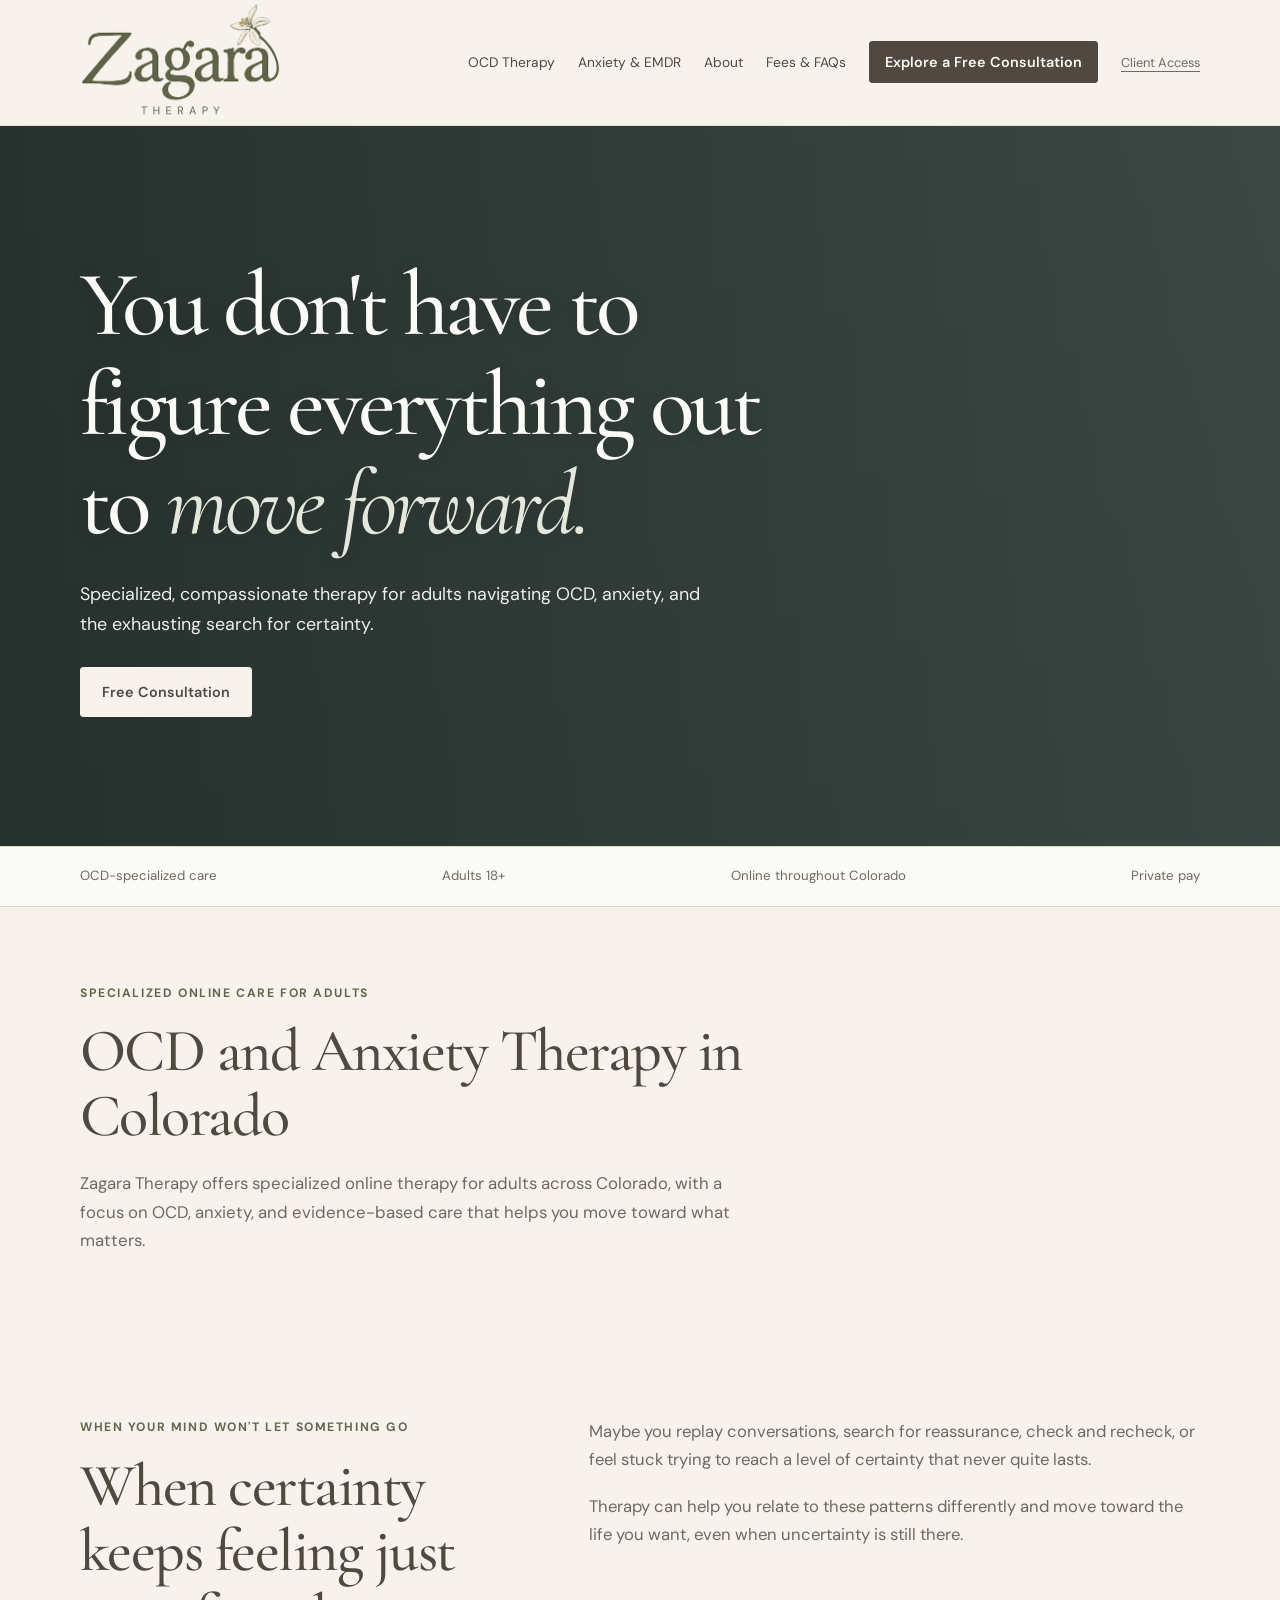
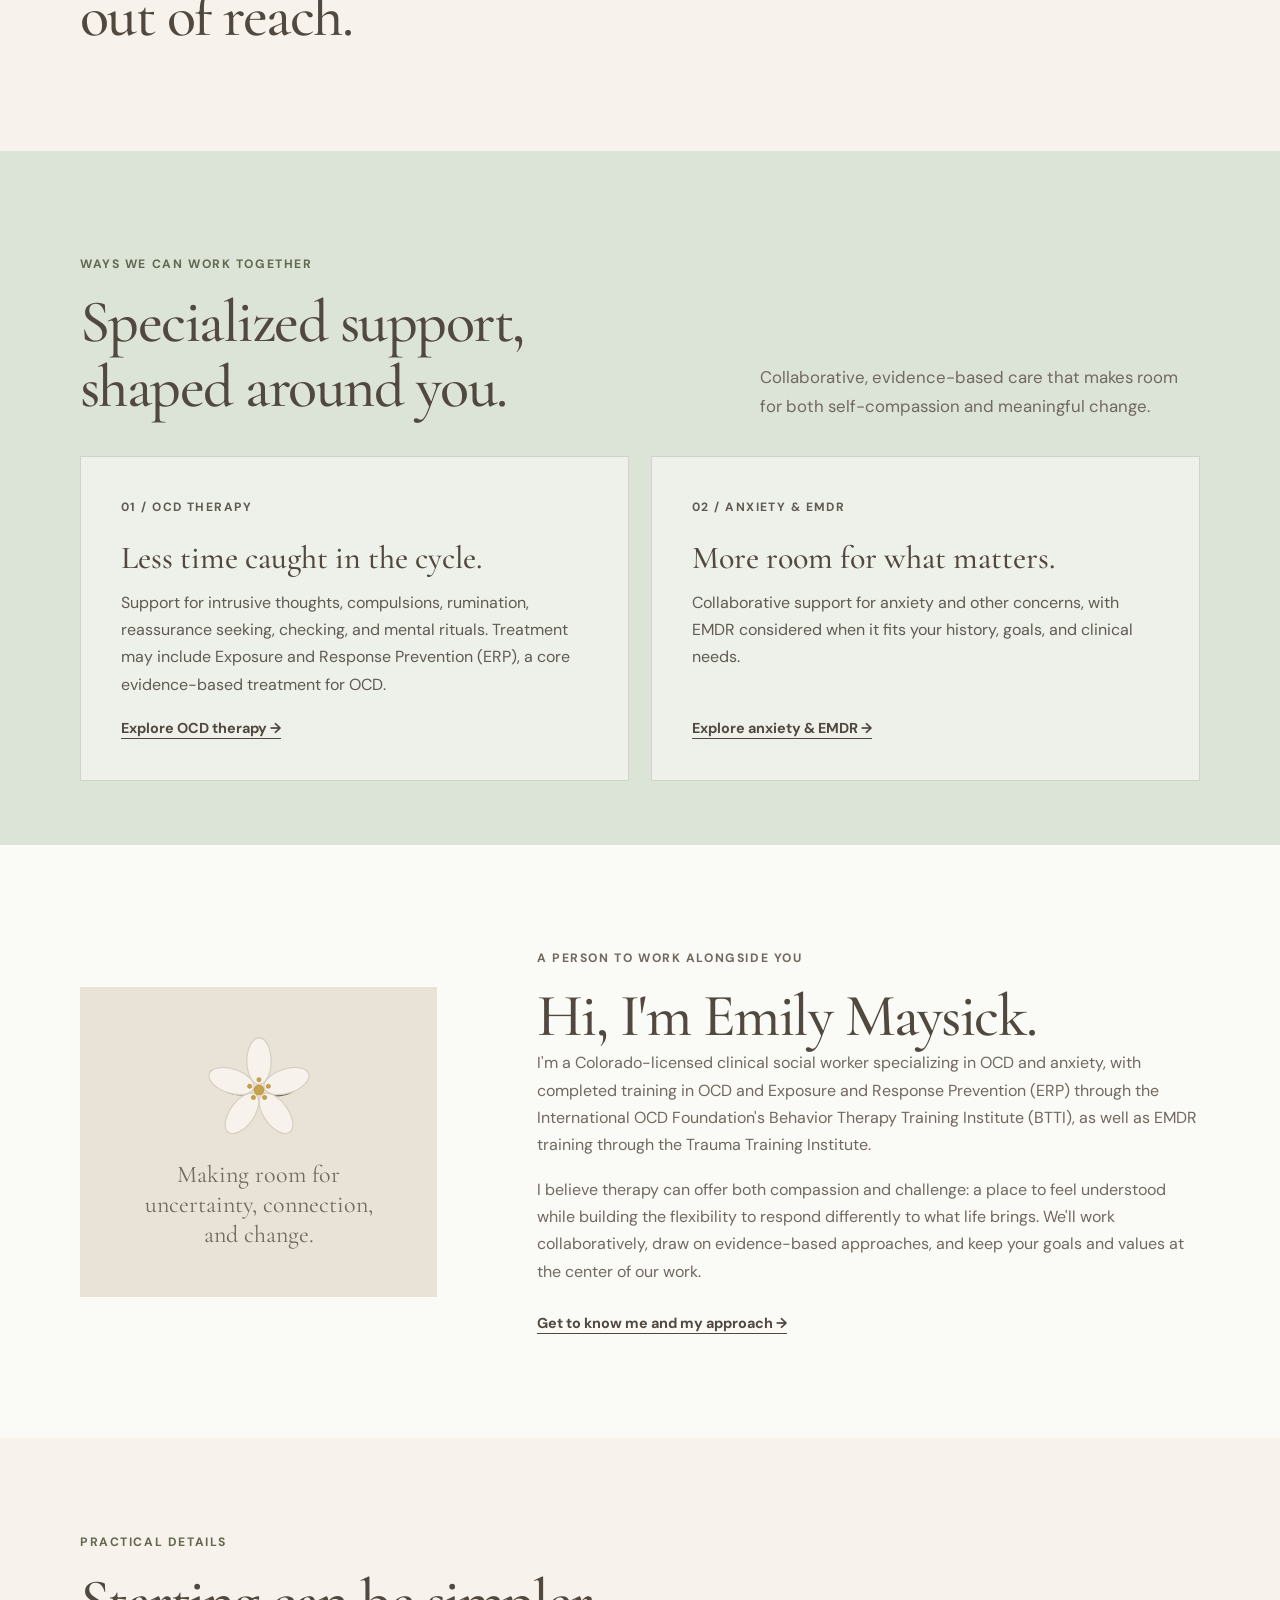
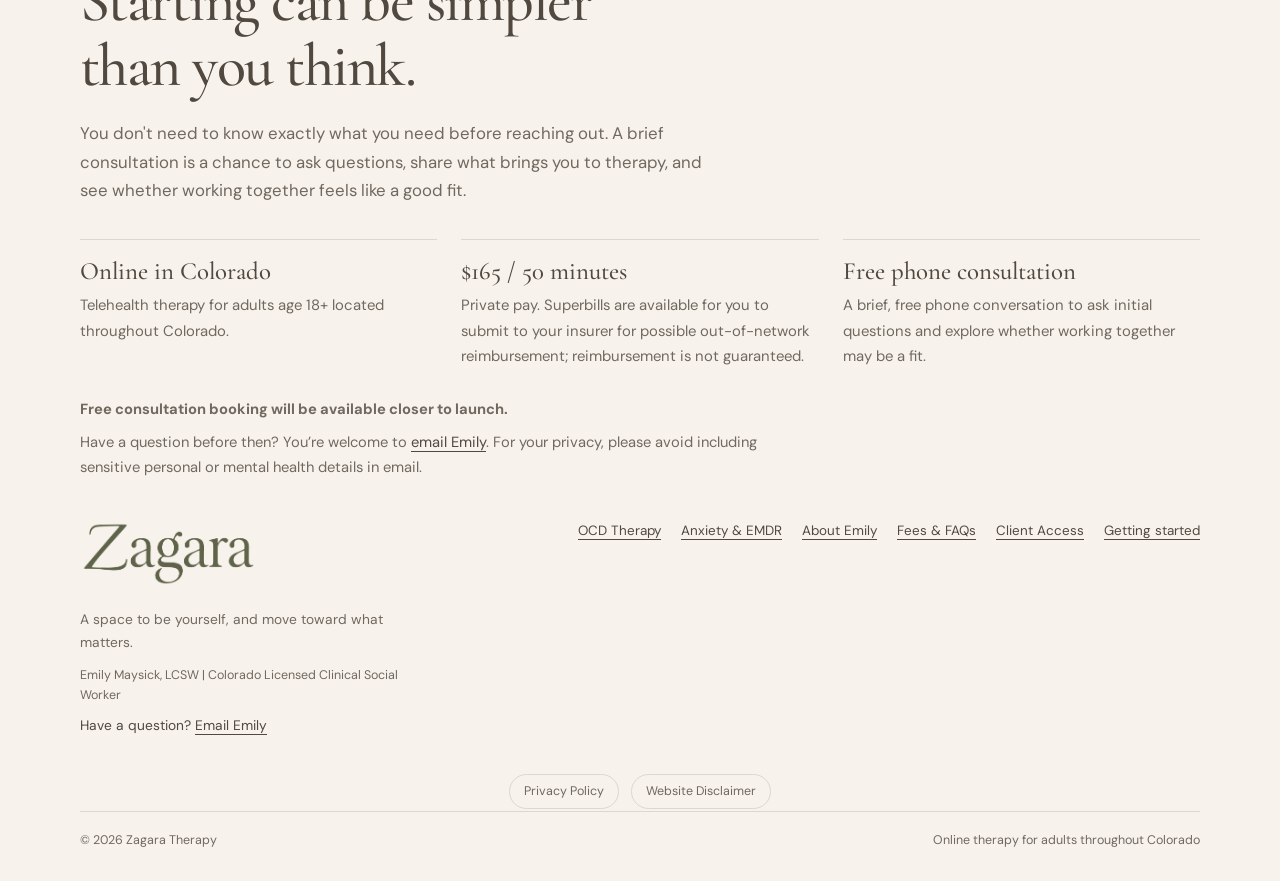
<file: index.html>
<!doctype html>
<html lang="en">
<head>
  <meta name="robots" content="noindex, nofollow">
  <meta charset="utf-8">
  <meta name="viewport" content="width=device-width, initial-scale=1">
  <title>Zagara Therapy | Emily Maysick, LCSW | OCD &amp; Anxiety Therapy</title>
  <meta name="description" content="Specialized therapy for adults navigating OCD and anxiety throughout Colorado. Online therapy with a collaborative, evidence-based approach.">
  <meta name="theme-color" content="#F7F3EC">
  <meta property="og:type" content="website">
  <meta property="og:site_name" content="Zagara Therapy">
  <meta property="og:title" content="Zagara Therapy | OCD &amp; Anxiety Therapy in Colorado">
  <meta property="og:description" content="Specialized therapy for adults navigating OCD and anxiety throughout Colorado. Online therapy with a collaborative, evidence-based approach.">
<link rel="icon" type="image/png" href="ZAGARAFAVICONFINAL.png">
  <link rel="stylesheet" href="styles.css">
</head>
<body>
<a class="skip-link" href="#main">Skip to content</a>
<header class="site-header">
  <nav class="nav container" aria-label="Main navigation">
<a class="brand" href="index.html" aria-label="Zagara Therapy home">
   <img src="GREENSUBLOGOCROP.png" alt="Zagara Therapy">
</a>
    <a class="button nav-top-cta" href="index.html#consultation">Free Consultation</a>
    <button class="nav-toggle" type="button" aria-expanded="false" aria-controls="primary-navigation" aria-label="Open navigation menu">
      <span></span><span></span><span></span>
    </button>
    <div class="nav-links" id="primary-navigation">
      <a href="ocd-therapy.html">OCD Therapy</a>
      <a href="anxiety-emdr.html">Anxiety &amp; EMDR</a>
      <a href="about.html">About</a>
      <a href="faq.html">Fees &amp; FAQs</a>
      <a class="button nav-menu-cta" href="index.html#consultation">Explore a Free Consultation</a>
      <a class="client-access-link" href="faq.html#client-access">Client Access</a>
    </div>
  </nav>
</header>
<main id="main">
  <section class="hero" id="home" aria-label="Welcome">
    <div class="container hero-content">
      <h1>You don't have to figure everything out to <em>move forward.</em></h1>
      <p class="hero-copy">Specialized, compassionate therapy for adults navigating OCD, anxiety, and the exhausting search for certainty.</p>
      <div class="hero-actions">
        <a class="button" href="#consultation">Free Consultation</a>
      </div>
    </div>
  </section>

  <div class="trust-strip" aria-label="Practice details">
    <div class="container trust-items">
      <span>OCD-specialized care</span><span>Adults 18+</span><span>Online throughout Colorado</span><span>Private pay</span>
    </div>
  </div>

  <section class="section location-intro" aria-labelledby="location-intro-heading">
    <div class="container">
      <p class="eyebrow">Specialized online care for adults</p>
      <h2 id="location-intro-heading">OCD and Anxiety Therapy in Colorado</h2>
      <p class="section-intro">Zagara Therapy offers specialized online therapy for adults across Colorado, with a focus on OCD, anxiety, and evidence-based care that helps you move toward what matters.</p>
    </div>
  </section>

  <section class="section" id="recognition">
    <div class="container recognition-grid">
      <div>
        <p class="eyebrow">When your mind won't let something go</p>
        <h2>When certainty keeps feeling just out of reach.</h2>
      </div>
      <div class="recognition-copy">
        <p>Maybe you replay conversations, search for reassurance, check and recheck, or feel stuck trying to reach a level of certainty that never quite lasts.</p>
        <p>Therapy can help you relate to these patterns differently and move toward the life you want, even when uncertainty is still there.</p>
      </div>
    </div>
  </section>

  <section class="section services" id="services">
    <div class="container">
      <div class="services-heading">
        <div>
          <p class="eyebrow">Ways we can work together</p>
          <h2>Specialized support,<br>shaped around you.</h2>
        </div>
        <p class="section-intro">Collaborative, evidence-based care that makes room for both self-compassion and meaningful change.</p>
      </div>
      <div class="services-grid">
        <article class="service-card">
          <p class="card-number">01 / OCD THERAPY</p>
          <h3>Less time caught in the cycle.</h3>
          <p>Support for intrusive thoughts, compulsions, rumination, reassurance seeking, checking, and mental rituals. Treatment may include Exposure and Response Prevention (ERP), a core evidence-based treatment for OCD.</p>
          <a class="text-link" href="ocd-therapy.html">Explore OCD therapy →</a>
        </article>
        <article class="service-card">
          <p class="card-number">02 / ANXIETY &amp; EMDR</p>
          <h3>More room for what matters.</h3>
          <p>Collaborative support for anxiety and other concerns, with EMDR considered when it fits your history, goals, and clinical needs.</p>
          <a class="text-link" href="anxiety-emdr.html">Explore anxiety &amp; EMDR →</a>
        </article>
      </div>
    </div>
  </section>

  <section class="section about" id="about">
    <div class="container about-grid">
      <div class="about-art" aria-hidden="true">
        <div><img class="about-art-flower" src="zagara-blossom.svg" alt=""><p>Making room for uncertainty, connection, and change.</p></div>
      </div>
      <div class="about-copy">
        <p class="eyebrow">A person to work alongside you</p>
        <h2>Hi, I'm Emily Maysick.</h2>
        <p>I'm a Colorado-licensed clinical social worker specializing in OCD and anxiety, with completed training in OCD and Exposure and Response Prevention (ERP) through the International OCD Foundation's Behavior Therapy Training Institute (BTTI), as well as EMDR training through the Trauma Training Institute.</p>
        <p>I believe therapy can offer both compassion and challenge: a place to feel understood while building the flexibility to respond differently to what life brings. We'll work collaboratively, draw on evidence-based approaches, and keep your goals and values at the center of our work.</p>
        <a class="text-link" href="about.html">Get to know me and my approach →</a>
      </div>
    </div>
  </section>

  <section class="section details" id="consultation">
    <div class="container">
      <p class="eyebrow">Practical details</p>
      <h2>Starting can be simpler<br>than you think.</h2>
      <p class="section-intro">You don't need to know exactly what you need before reaching out. A brief consultation is a chance to ask questions, share what brings you to therapy, and see whether working together feels like a good fit.</p>
      <div class="details-grid">
        <div class="detail"><h3>Online in Colorado</h3><p>Telehealth therapy for adults age 18+ located throughout Colorado.</p></div>
        <div class="detail"><h3>$165 / 50 minutes</h3><p>Private pay. Superbills are available for you to submit to your insurer for possible out-of-network reimbursement; reimbursement is not guaranteed.</p></div>
        <div class="detail"><h3>Free phone consultation</h3><p>A brief, free phone conversation to ask initial questions and explore whether working together may be a fit.</p></div>
      </div>
      <div class="consultation-note">
        <p><strong>Free consultation booking will be available closer to launch.</strong></p>
        <p>Have a question before then? You’re welcome to <a href="mailto:emily@zagaratherapy.com">email Emily</a>. For your privacy, please avoid including sensitive personal or mental health details in email.</p>
      </div>
    </div>
  </section>
</main>
<footer class="site-footer">
  <div class="container">
    <div class="footer-top">
      <div>
       <a class="brand footer-brand" href="index.html" aria-label="Zagara Therapy home">
  <img src="GREENWORDMARKCROP.png" alt="Zagara Therapy">
</a>
        <p class="footer-blurb">A space to be yourself, and move toward what matters.</p>
        <p class="footer-contact">Have a question? <a href="mailto:emily@zagaratherapy.com">Email Emily</a></p>
      </div>
      <nav class="footer-links" aria-label="Footer navigation">
        <a href="ocd-therapy.html">OCD Therapy</a>
        <a href="anxiety-emdr.html">Anxiety &amp; EMDR</a>
        <a href="about.html">About Emily</a>
        <a href="faq.html">Fees &amp; FAQs</a>
        <a href="faq.html#client-access">Client Access</a>
        <a href="index.html#consultation">Getting started</a>
      </nav>
    </div>
    <div class="legal-footer-links" aria-label="Legal information">
      <a href="privacy.html">Privacy Policy</a>
      <a href="disclaimer.html">Website Disclaimer</a>
    </div>
    <div class="footer-bottom">
      <span>© <span class="year">2026</span> Zagara Therapy</span>
      <span>Online therapy for adults throughout Colorado</span>
    </div>
  </div>
</footer>
<script>document.querySelectorAll(".year").forEach(function (el) { el.textContent = new Date().getFullYear(); });</script>
<script>
(function () {
  var toggle = document.querySelector('.nav-toggle');
  var menu = document.querySelector('#primary-navigation');
  if (!toggle || !menu) return;
  toggle.addEventListener('click', function () {
    var isOpen = toggle.getAttribute('aria-expanded') === 'true';
    toggle.setAttribute('aria-expanded', String(!isOpen));
    toggle.setAttribute('aria-label', isOpen ? 'Open navigation menu' : 'Close navigation menu');
    menu.classList.toggle('is-open', !isOpen);
  });
  menu.querySelectorAll('a').forEach(function (link) {
    link.addEventListener('click', function () {
      toggle.setAttribute('aria-expanded', 'false');
      toggle.setAttribute('aria-label', 'Open navigation menu');
      menu.classList.remove('is-open');
    });
  });
})();
</script>
</body>
</html>
</file>
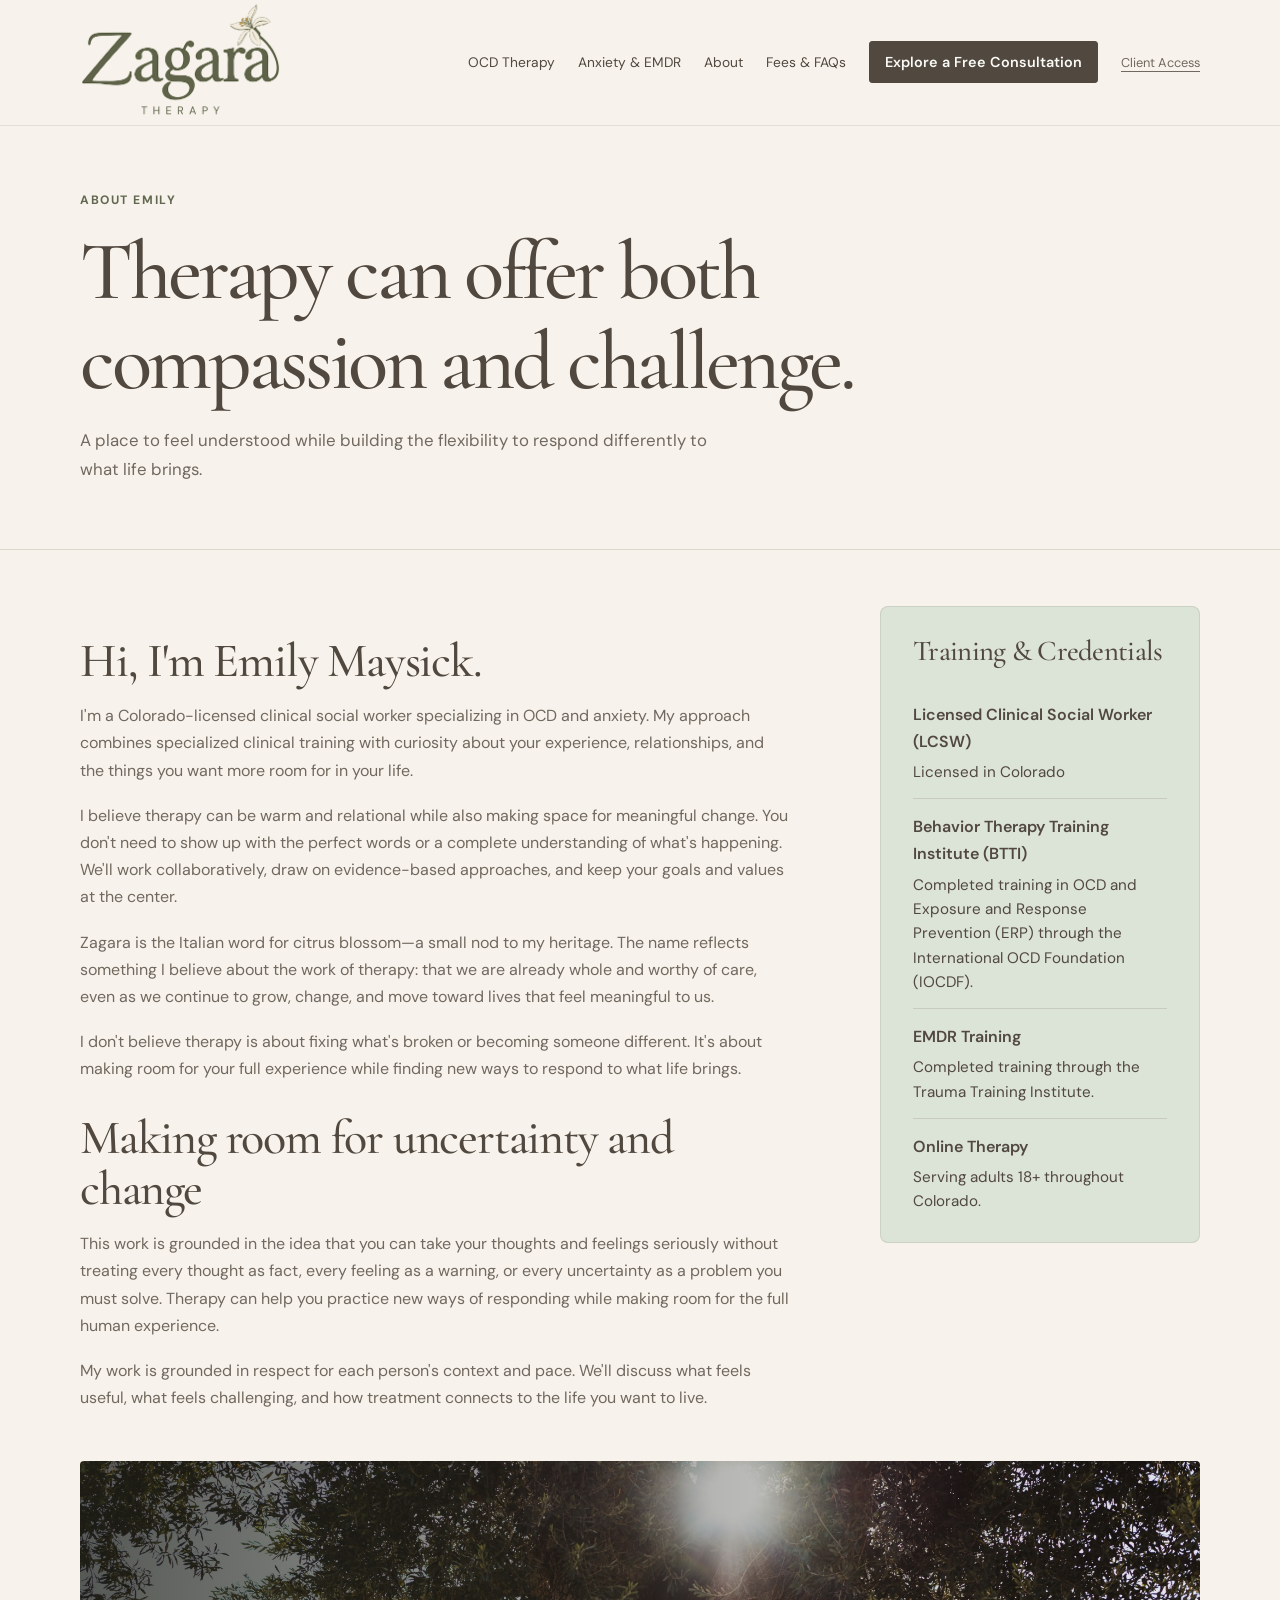
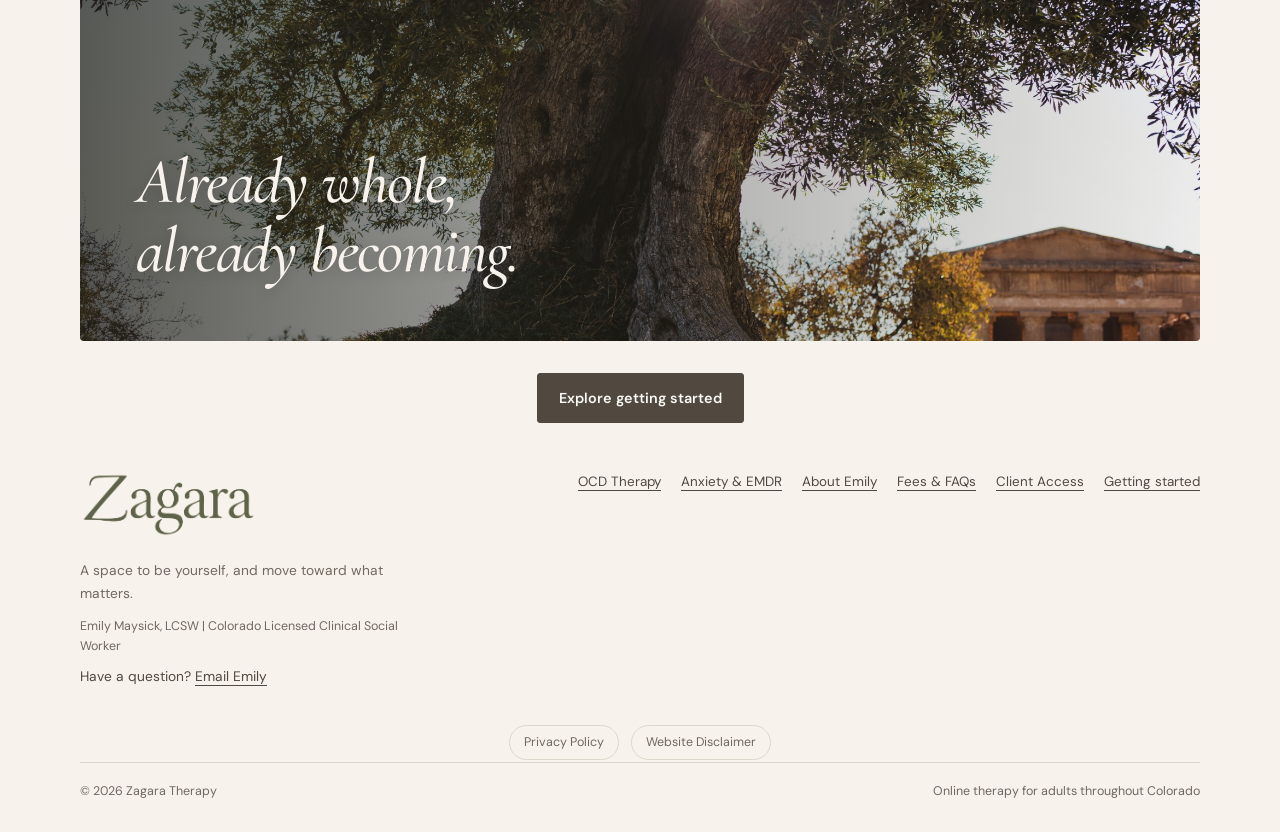
<file: about.html>
<!doctype html>
<html lang="en">
<head>
  <meta name="robots" content="noindex, nofollow">
  <meta charset="utf-8">
  <meta name="viewport" content="width=device-width, initial-scale=1">
  <title>About Emily Maysick | Zagara Therapy</title>
  <meta name="description" content="Meet Emily Maysick, a Colorado-licensed clinical social worker specializing in OCD and anxiety therapy for adults.">
  <meta name="theme-color" content="#F7F3EC">
  <meta property="og:type" content="website">
  <meta property="og:site_name" content="Zagara Therapy">
  <meta property="og:title" content="About Emily Maysick | Zagara Therapy">
  <meta property="og:description" content="Meet Emily Maysick, a Colorado-licensed clinical social worker specializing in OCD and anxiety therapy for adults.">
<link rel="icon" type="image/png" href="ZAGARAFAVICONFINAL.png">
  <link rel="stylesheet" href="styles.css">
</head>
<body>
<a class="skip-link" href="#main">Skip to content</a>
<header class="site-header">
  <nav class="nav container" aria-label="Main navigation">
<a class="brand" href="index.html" aria-label="Zagara Therapy home">
  <img src="GREENSUBLOGOCROP.png" alt="Zagara Therapy">
</a>    <a class="button nav-top-cta" href="index.html#consultation">Free Consultation</a>
    <button class="nav-toggle" type="button" aria-expanded="false" aria-controls="primary-navigation" aria-label="Open navigation menu">
      <span></span><span></span><span></span>
    </button>
    <div class="nav-links" id="primary-navigation">
      <a href="ocd-therapy.html">OCD Therapy</a>
      <a href="anxiety-emdr.html">Anxiety &amp; EMDR</a>
      <a href="about.html">About</a>
      <a href="faq.html">Fees &amp; FAQs</a>
      <a class="button nav-menu-cta" href="index.html#consultation">Explore a Free Consultation</a>
      <a class="client-access-link" href="faq.html#client-access">Client Access</a>
    </div>
  </nav>
</header>
<main id="main">
  <section class="page-hero">
    <div class="container">
      <p class="eyebrow">About Emily</p>
      <h1>Therapy can offer both compassion and challenge.</h1>
      <p class="section-intro">A place to feel understood while building the flexibility to respond differently to what life brings.</p>
    </div>
  </section>
 <section class="section about-content">
    <div class="container content-layout">
      <article class="prose">
        <h2>Hi, I'm Emily Maysick.</h2>
        <p>I'm a Colorado-licensed clinical social worker specializing in OCD and anxiety. My approach combines specialized clinical training with curiosity about your experience, relationships, and the things you want more room for in your life.</p>
        <p>I believe therapy can be warm and relational while also making space for meaningful change. You don't need to show up with the perfect words or a complete understanding of what's happening. We'll work collaboratively, draw on evidence-based approaches, and keep your goals and values at the center.</p>
        <p>Zagara is the Italian word for citrus blossom—a small nod to my heritage. The name reflects something I believe about the work of therapy: that we are already whole and worthy of care, even as we continue to grow, change, and move toward lives that feel meaningful to us.</p>
        <p>I don't believe therapy is about fixing what's broken or becoming someone different. It's about making room for your full experience while finding new ways to respond to what life brings.</p>
        <h2>Making room for uncertainty and change</h2>
        <p>This work is grounded in the idea that you can take your thoughts and feelings seriously without treating every thought as fact, every feeling as a warning, or every uncertainty as a problem you must solve. Therapy can help you practice new ways of responding while making room for the full human experience.</p>
        <p>My work is grounded in respect for each person's context and pace. We'll discuss what feels useful, what feels challenging, and how treatment connects to the life you want to live.</p>
      </article>
     
      <aside class="side-note credentials-box">
        <h2>Training &amp; Credentials</h2>
        <ul>
          <li>
            <strong>Licensed Clinical Social Worker (LCSW)</strong>
            <span>Licensed in Colorado</span>
          </li>
          <li>
            <strong>Behavior Therapy Training Institute (BTTI)</strong>
            <span>Completed training in OCD and Exposure and Response Prevention (ERP) through the International OCD Foundation (IOCDF).</span>
          </li>
          <li>
            <strong>EMDR Training</strong>
            <span>Completed training through the Trauma Training Institute.</span>
          </li>
          <li>
            <strong>Online Therapy</strong>
            <span>Serving adults 18+ throughout Colorado.</span>
          </li>
        </ul>
            </aside>
    </div>
  </section>

    <section class="olive-feature" aria-label="Zagara Therapy philosophy">
    <div class="container">
      <div class="olive-photo">
        <p>Already whole,<br>already becoming.</p>
      </div>
      <div class="olive-feature-cta">
        <a class="button" href="index.html#consultation">Explore getting started</a>
      </div>
    </div>
  </section>
    </div>
  </section>
</main>
<footer class="site-footer">
  <div class="container">
    <div class="footer-top">
      <div>
<a class="brand footer-brand" href="index.html" aria-label="Zagara Therapy home">
  <img src="GREENWORDMARKCROP.png" alt="Zagara Therapy">
</a>     
        <p class="footer-blurb">A space to be yourself, and move toward what matters.</p>
        <p class="footer-contact">Have a question? <a href="mailto:emily@zagaratherapy.com">Email Emily</a></p>
      </div>
      <nav class="footer-links" aria-label="Footer navigation">
        <a href="ocd-therapy.html">OCD Therapy</a>
        <a href="anxiety-emdr.html">Anxiety &amp; EMDR</a>
        <a href="about.html">About Emily</a>
        <a href="faq.html">Fees &amp; FAQs</a>
        <a href="faq.html#client-access">Client Access</a>
        <a href="index.html#consultation">Getting started</a>
      </nav>
    </div>
    <div class="legal-footer-links" aria-label="Legal information">
      <a href="privacy.html">Privacy Policy</a>
      <a href="disclaimer.html">Website Disclaimer</a>
    </div>
    <div class="footer-bottom">
      <span>© <span class="year">2026</span> Zagara Therapy</span>
      <span>Online therapy for adults throughout Colorado</span>
    </div>
  </div>
</footer>
<script>document.querySelectorAll(".year").forEach(function (el) { el.textContent = new Date().getFullYear(); });</script>
<script>
(function () {
  var toggle = document.querySelector('.nav-toggle');
  var menu = document.querySelector('#primary-navigation');
  if (!toggle || !menu) return;
  toggle.addEventListener('click', function () {
    var isOpen = toggle.getAttribute('aria-expanded') === 'true';
    toggle.setAttribute('aria-expanded', String(!isOpen));
    toggle.setAttribute('aria-label', isOpen ? 'Open navigation menu' : 'Close navigation menu');
    menu.classList.toggle('is-open', !isOpen);
  });
  menu.querySelectorAll('a').forEach(function (link) {
    link.addEventListener('click', function () {
      toggle.setAttribute('aria-expanded', 'false');
      toggle.setAttribute('aria-label', 'Open navigation menu');
      menu.classList.remove('is-open');
    });
  });
})();
</script>
</body>
</html>
</file>
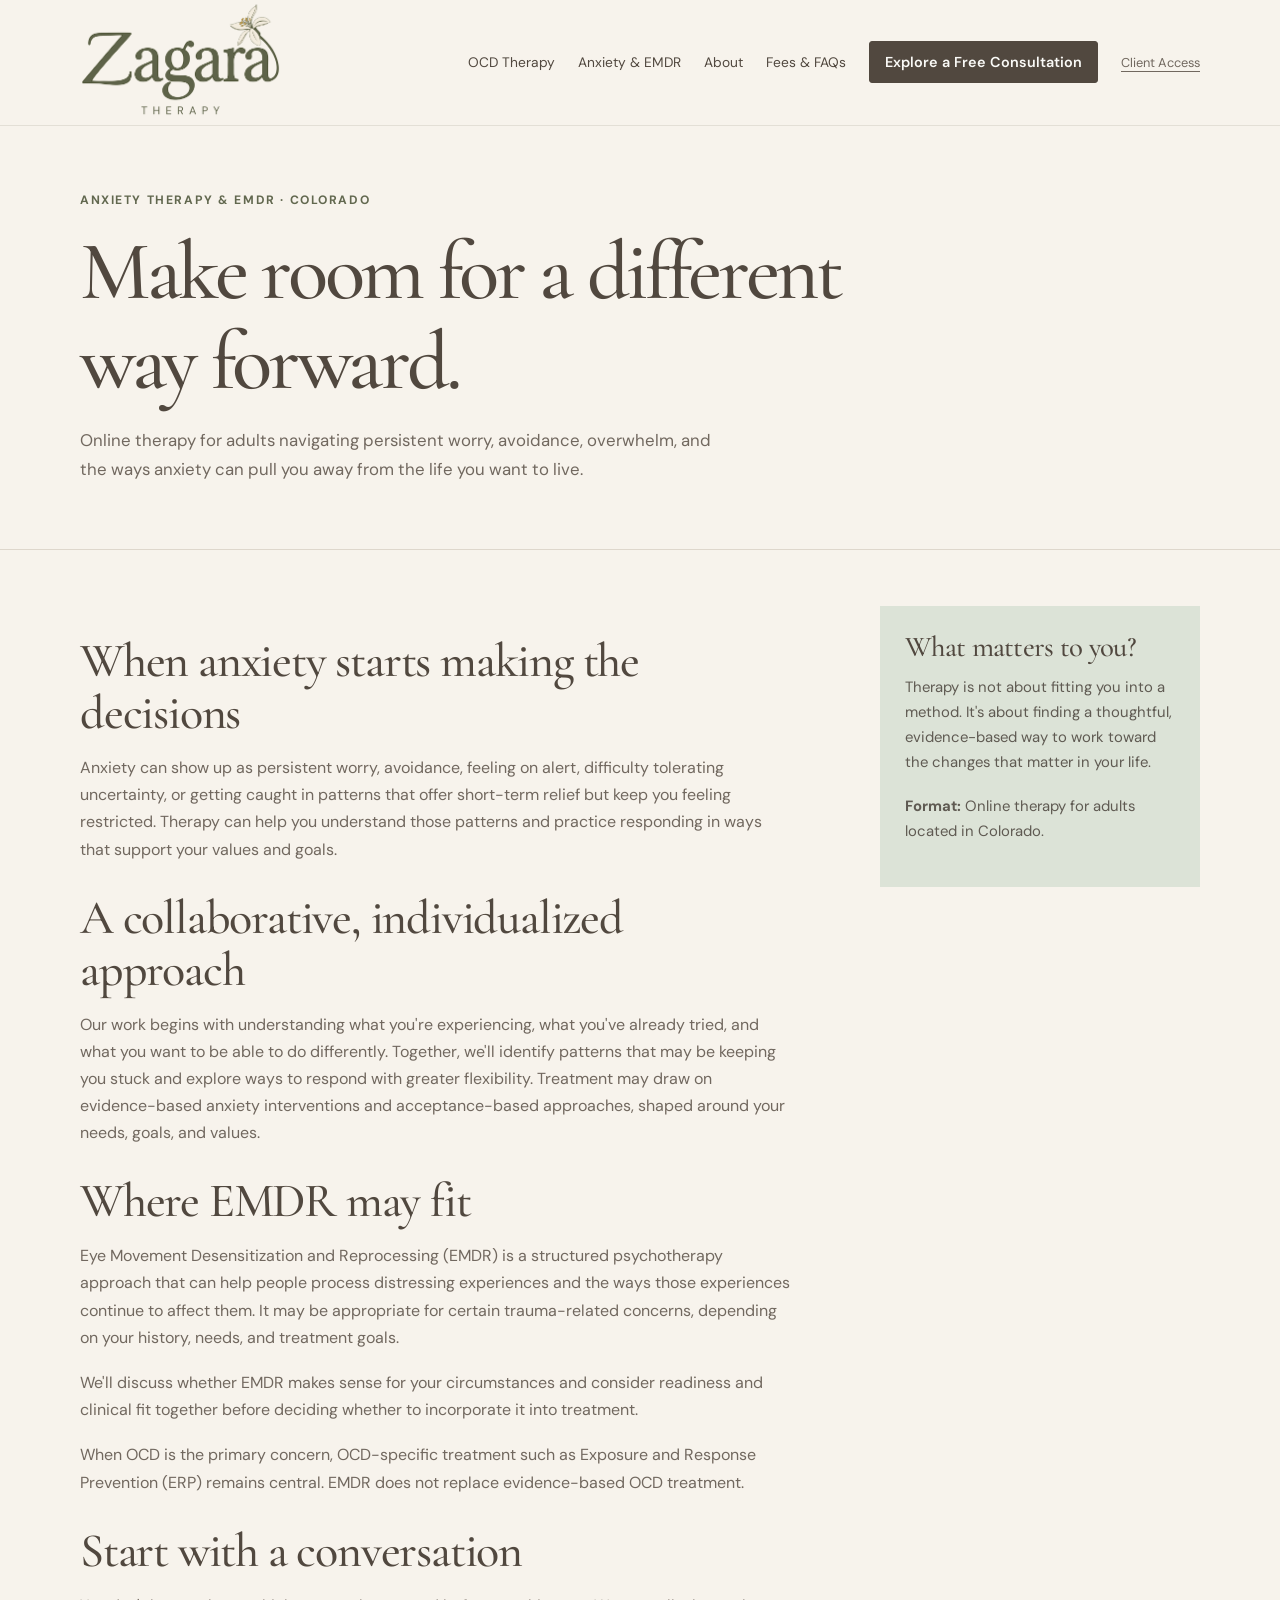
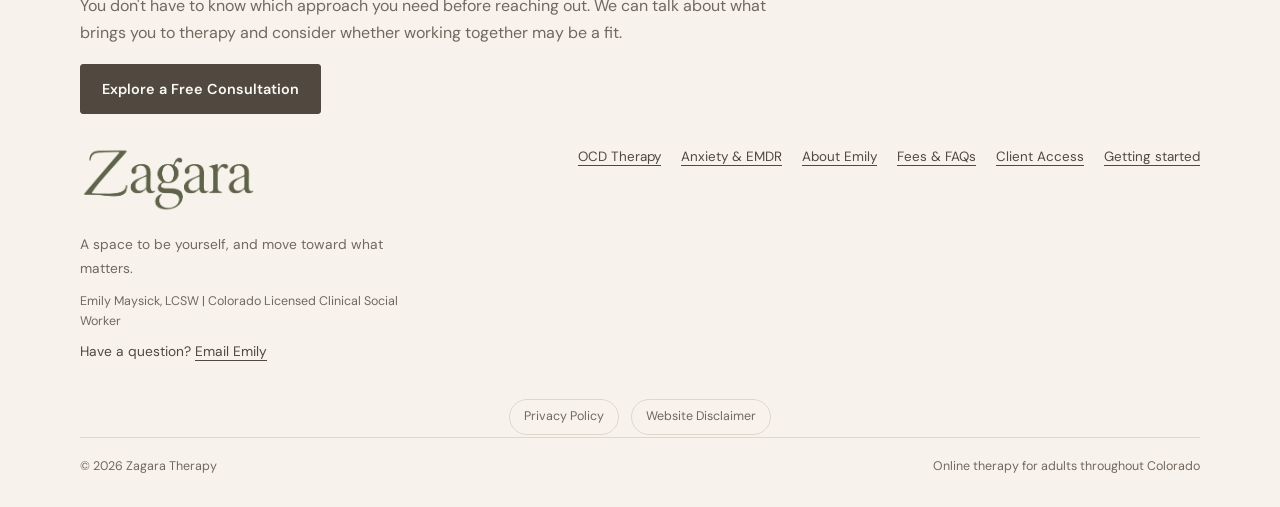
<file: anxiety-emdr.html>
<!doctype html>
<html lang="en">
<head>
  <meta name="robots" content="noindex, nofollow">
  <meta charset="utf-8">
  <meta name="viewport" content="width=device-width, initial-scale=1">
  <title>Anxiety Therapy &amp; EMDR in Colorado | Zagara Therapy</title>
  <meta name="description" content="Online anxiety therapy for adults in Colorado. Explore collaborative, evidence-based support and whether EMDR may be appropriate for your goals.">
  <meta name="theme-color" content="#F7F3EC">
  <meta property="og:type" content="website">
  <meta property="og:site_name" content="Zagara Therapy">
  <meta property="og:title" content="Anxiety Therapy &amp; EMDR in Colorado | Zagara Therapy">
  <meta property="og:description" content="Online anxiety therapy for adults in Colorado. Explore collaborative, evidence-based support and whether EMDR may be appropriate for your goals.">
<link rel="icon" type="image/png" href="ZAGARAFAVICONFINAL.png">
<link rel="stylesheet" href="styles.css">
</head>
<body>
<a class="skip-link" href="#main">Skip to content</a>
<header class="site-header">
  <nav class="nav container" aria-label="Main navigation">
<a class="brand" href="index.html" aria-label="Zagara Therapy home">
  <img src="GREENSUBLOGOCROP.png" alt="Zagara Therapy">
</a>
    <a class="button nav-top-cta" href="index.html#consultation">Free Consultation</a>
    <button class="nav-toggle" type="button" aria-expanded="false" aria-controls="primary-navigation" aria-label="Open navigation menu">
      <span></span><span></span><span></span>
    </button>
    <div class="nav-links" id="primary-navigation">
      <a href="ocd-therapy.html">OCD Therapy</a>
      <a href="anxiety-emdr.html">Anxiety &amp; EMDR</a>
      <a href="about.html">About</a>
      <a href="faq.html">Fees &amp; FAQs</a>
      <a class="button nav-menu-cta" href="index.html#consultation">Explore a Free Consultation</a>
      <a class="client-access-link" href="faq.html#client-access">Client Access</a>
    </div>
  </nav>
</header>
<main id="main">
  <section class="page-hero">
    <div class="container">
      <p class="eyebrow">Anxiety Therapy &amp; EMDR · Colorado</p>
      <h1>Make room for a different way forward.</h1>
      <p class="section-intro">Online therapy for adults navigating persistent worry, avoidance, overwhelm, and the ways anxiety can pull you away from the life you want to live.</p>
    </div>
  </section>
  <section class="section anxiety-content">
  <div class="container content-layout">
      <article class="prose">
        <h2>When anxiety starts making the decisions</h2>
        <p>Anxiety can show up as persistent worry, avoidance, feeling on alert, difficulty tolerating uncertainty, or getting caught in patterns that offer short-term relief but keep you feeling restricted. Therapy can help you understand those patterns and practice responding in ways that support your values and goals.</p>
        <h2>A collaborative, individualized approach</h2>
        <p>Our work begins with understanding what you're experiencing, what you've already tried, and what you want to be able to do differently. Together, we'll identify patterns that may be keeping you stuck and explore ways to respond with greater flexibility. Treatment may draw on evidence-based anxiety interventions and acceptance-based approaches, shaped around your needs, goals, and values.</p>
        <h2>Where EMDR may fit</h2> 
        <p>Eye Movement Desensitization and Reprocessing (EMDR) is a structured psychotherapy approach that can help people process distressing experiences and the ways those experiences continue to affect them. It may be appropriate for certain trauma-related concerns, depending on your history, needs, and treatment goals.</p>
        <p>We'll discuss whether EMDR makes sense for your circumstances and consider readiness and clinical fit together before deciding whether to incorporate it into treatment.</p>
        <p>When OCD is the primary concern, OCD-specific treatment such as Exposure and Response Prevention (ERP) remains central. EMDR does not replace evidence-based OCD treatment.</p>
        <h2>Start with a conversation</h2>
        <p>You don't have to know which approach you need before reaching out. We can talk about what brings you to therapy and consider whether working together may be a fit.</p>
        <a class="button" href="index.html#consultation">Explore a Free Consultation</a>
      </article>
      <aside class="side-note">
        <h2>What matters to you?</h2>
        <p>Therapy is not about fitting you into a method. It's about finding a thoughtful, evidence-based way to work toward the changes that matter in your life.</p>
        <p><strong>Format:</strong> Online therapy for adults located in Colorado.</p>
      </aside>
    </div>
  </section>
</main>
<footer class="site-footer">
  <div class="container">
    <div class="footer-top">
      <div>
<a class="brand footer-brand" href="index.html" aria-label="Zagara Therapy home">
  <img src="GREENWORDMARKCROP.png" alt="Zagara Therapy">
</a>       
        <p class="footer-blurb">A space to be yourself, and move toward what matters.</p>
        <p class="footer-contact">Have a question? <a href="mailto:emily@zagaratherapy.com">Email Emily</a></p>
      </div>
      <nav class="footer-links" aria-label="Footer navigation">
        <a href="ocd-therapy.html">OCD Therapy</a>
        <a href="anxiety-emdr.html">Anxiety &amp; EMDR</a>
        <a href="about.html">About Emily</a>
        <a href="faq.html">Fees &amp; FAQs</a>
        <a href="faq.html#client-access">Client Access</a>
        <a href="index.html#consultation">Getting started</a>
      </nav>
    </div>
    <div class="legal-footer-links" aria-label="Legal information">
      <a href="privacy.html">Privacy Policy</a>
      <a href="disclaimer.html">Website Disclaimer</a>
    </div>
    <div class="footer-bottom">
      <span>© <span class="year">2026</span> Zagara Therapy</span>
      <span>Online therapy for adults throughout Colorado</span>
    </div>
  </div>
</footer>
<script>document.querySelectorAll(".year").forEach(function (el) { el.textContent = new Date().getFullYear(); });</script>
<script>
(function () {
  var toggle = document.querySelector('.nav-toggle');
  var menu = document.querySelector('#primary-navigation');
  if (!toggle || !menu) return;
  toggle.addEventListener('click', function () {
    var isOpen = toggle.getAttribute('aria-expanded') === 'true';
    toggle.setAttribute('aria-expanded', String(!isOpen));
    toggle.setAttribute('aria-label', isOpen ? 'Open navigation menu' : 'Close navigation menu');
    menu.classList.toggle('is-open', !isOpen);
  });
  menu.querySelectorAll('a').forEach(function (link) {
    link.addEventListener('click', function () {
      toggle.setAttribute('aria-expanded', 'false');
      toggle.setAttribute('aria-label', 'Open navigation menu');
      menu.classList.remove('is-open');
    });
  });
})();
</script>
</body>
</html>
</file>
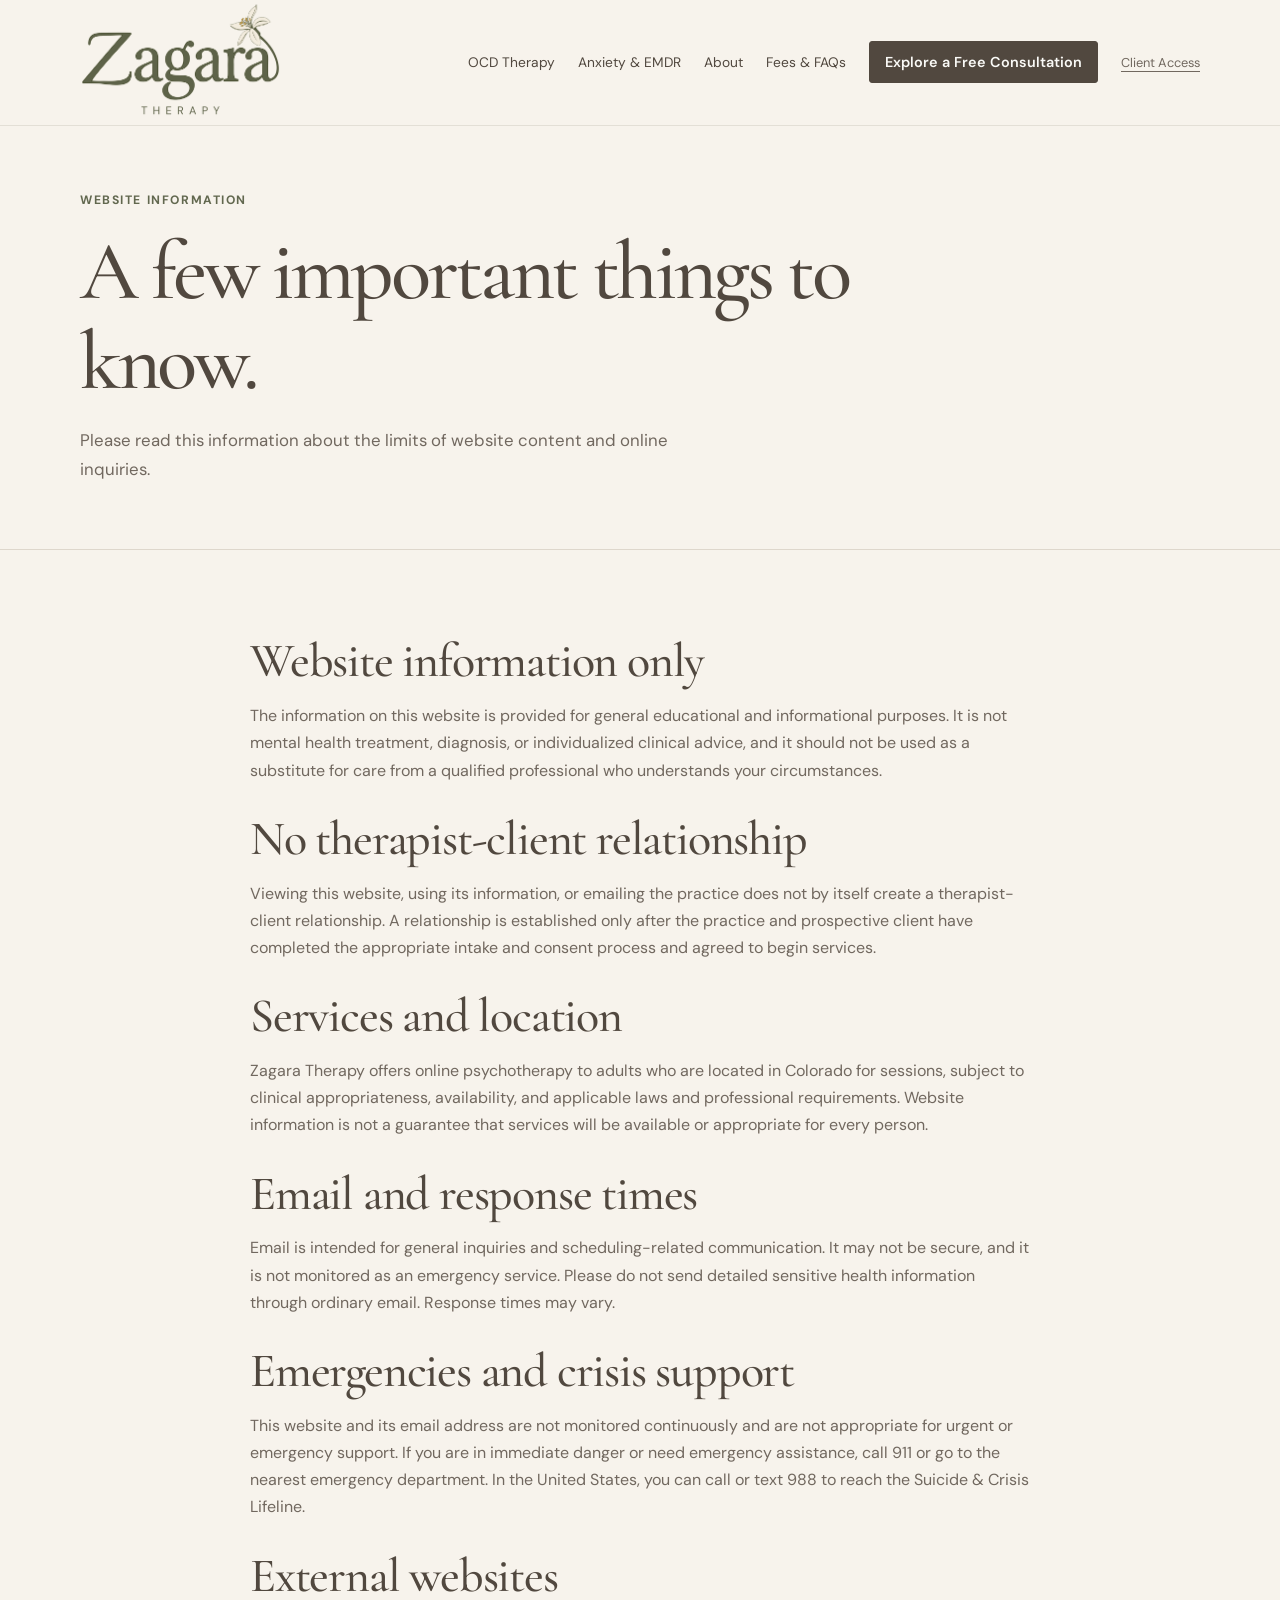
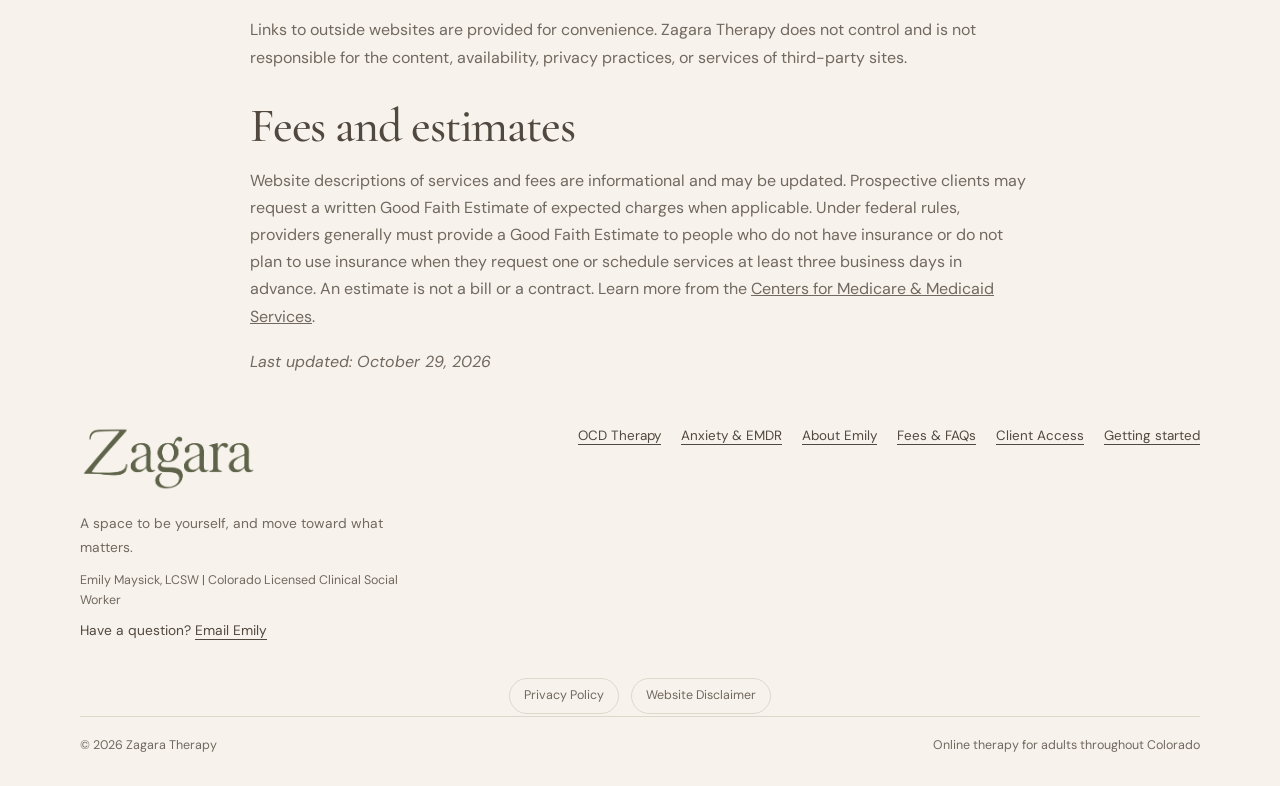
<file: disclaimer.html>
<!doctype html>
<html lang="en">
<head>
  <meta name="robots" content="noindex, nofollow">
  <meta charset="utf-8">
  <meta name="viewport" content="width=device-width, initial-scale=1">
  <title>Website Disclaimer | Zagara Therapy</title>
  <meta name="description" content="Important information about the educational nature of this website, therapy services, email, and emergency support.">
  <meta name="theme-color" content="#F7F3EC">
  <meta property="og:type" content="website">
  <meta property="og:site_name" content="Zagara Therapy">
  <meta property="og:title" content="Website Disclaimer | Zagara Therapy">
  <meta property="og:description" content="Important information about the educational nature of this website, therapy services, email, and emergency support.">
<link rel="icon" type="image/png" href="ZAGARAFAVICONFINAL.png">
  <link rel="stylesheet" href="styles.css">
</head>
<body>
<a class="skip-link" href="#main">Skip to content</a>
<header class="site-header">
  <nav class="nav container" aria-label="Main navigation">
<a class="brand" href="index.html" aria-label="Zagara Therapy home">
  <img src="GREENSUBLOGOCROP.png" alt="Zagara Therapy">
</a>
    <a class="button nav-top-cta" href="index.html#consultation">Free Consultation</a>
    <button class="nav-toggle" type="button" aria-expanded="false" aria-controls="primary-navigation" aria-label="Open navigation menu">
      <span></span><span></span><span></span>
    </button>
    <div class="nav-links" id="primary-navigation">
      <a href="ocd-therapy.html">OCD Therapy</a>
      <a href="anxiety-emdr.html">Anxiety &amp; EMDR</a>
      <a href="about.html">About</a>
      <a href="faq.html">Fees &amp; FAQs</a>
      <a class="button nav-menu-cta" href="index.html#consultation">Explore a Free Consultation</a>
      <a class="client-access-link" href="faq.html#client-access">Client Access</a>
    </div>
  </nav>
</header>
<main id="main">
  <section class="page-hero">
    <div class="container">
      <p class="eyebrow">Website information</p>
      <h1>A few important things to know.</h1>
      <p class="section-intro">Please read this information about the limits of website content and online inquiries.</p>
    </div>
  </section>
 <section class="section disclaimer-content">
  <div class="container prose legal-prose">

      <h2>Website information only</h2>
      <p>The information on this website is provided for general educational and informational purposes. It is not mental health treatment, diagnosis, or individualized clinical advice, and it should not be used as a substitute for care from a qualified professional who understands your circumstances.</p>

      <h2>No therapist-client relationship</h2>
      <p>Viewing this website, using its information, or emailing the practice does not by itself create a therapist-client relationship. A relationship is established only after the practice and prospective client have completed the appropriate intake and consent process and agreed to begin services.</p>

      <h2>Services and location</h2>
      <p>Zagara Therapy offers online psychotherapy to adults who are located in Colorado for sessions, subject to clinical appropriateness, availability, and applicable laws and professional requirements. Website information is not a guarantee that services will be available or appropriate for every person.</p>

      <h2>Email and response times</h2>
      <p>Email is intended for general inquiries and scheduling-related communication. It may not be secure, and it is not monitored as an emergency service. Please do not send detailed sensitive health information through ordinary email. Response times may vary.</p>

      <h2>Emergencies and crisis support</h2>
      <p>This website and its email address are not monitored continuously and are not appropriate for urgent or emergency support. If you are in immediate danger or need emergency assistance, call 911 or go to the nearest emergency department. In the United States, you can call or text 988 to reach the Suicide &amp; Crisis Lifeline.</p>

      <h2>External websites</h2>
      <p>Links to outside websites are provided for convenience. Zagara Therapy does not control and is not responsible for the content, availability, privacy practices, or services of third-party sites.</p>

      <h2>Fees and estimates</h2>
      <p>Website descriptions of services and fees are informational and may be updated. Prospective clients may request a written Good Faith Estimate of expected charges when applicable. Under federal rules, providers generally must provide a Good Faith Estimate to people who do not have insurance or do not plan to use insurance when they request one or schedule services at least three business days in advance. An estimate is not a bill or a contract. Learn more from the <a href="https://www.cms.gov/initiatives/your-patient-rights/medical-bill-rights/get-help/guides-resources/what-good-faith-estimate" target="_blank" rel="noopener noreferrer">Centers for Medicare &amp; Medicaid Services</a>.</p>

      <p class="legal-updated"><em>Last updated: October 29, 2026</em></p>
    </div>
  </section>
</main>
<footer class="site-footer">
  <div class="container">
    <div class="footer-top">
      <div>
<a class="brand footer-brand" href="index.html" aria-label="Zagara Therapy home">
  <img src="GREENWORDMARKCROP.png" alt="Zagara Therapy">
</a>
        <p class="footer-blurb">A space to be yourself, and move toward what matters.</p>
        <p class="footer-contact">Have a question? <a href="mailto:emily@zagaratherapy.com">Email Emily</a></p>
      </div>
      <nav class="footer-links" aria-label="Footer navigation">
        <a href="ocd-therapy.html">OCD Therapy</a>
        <a href="anxiety-emdr.html">Anxiety &amp; EMDR</a>
        <a href="about.html">About Emily</a>
        <a href="faq.html">Fees &amp; FAQs</a>
        <a href="faq.html#client-access">Client Access</a>
        <a href="index.html#consultation">Getting started</a>
      </nav>
    </div>
    <div class="legal-footer-links" aria-label="Legal information">
      <a href="privacy.html">Privacy Policy</a>
      <a href="disclaimer.html">Website Disclaimer</a>
    </div>
    <div class="footer-bottom">
      <span>© <span class="year">2026</span> Zagara Therapy</span>
      <span>Online therapy for adults throughout Colorado</span>
    </div>
  </div>
</footer>
<script>document.querySelectorAll(".year").forEach(function (el) { el.textContent = new Date().getFullYear(); });</script>
<script>
(function () {
  var toggle = document.querySelector('.nav-toggle');
  var menu = document.querySelector('#primary-navigation');
  if (!toggle || !menu) return;
  toggle.addEventListener('click', function () {
    var isOpen = toggle.getAttribute('aria-expanded') === 'true';
    toggle.setAttribute('aria-expanded', String(!isOpen));
    toggle.setAttribute('aria-label', isOpen ? 'Open navigation menu' : 'Close navigation menu');
    menu.classList.toggle('is-open', !isOpen);
  });
  menu.querySelectorAll('a').forEach(function (link) {
    link.addEventListener('click', function () {
      toggle.setAttribute('aria-expanded', 'false');
      toggle.setAttribute('aria-label', 'Open navigation menu');
      menu.classList.remove('is-open');
    });
  });
})();
</script>
</body>
</html>
</file>
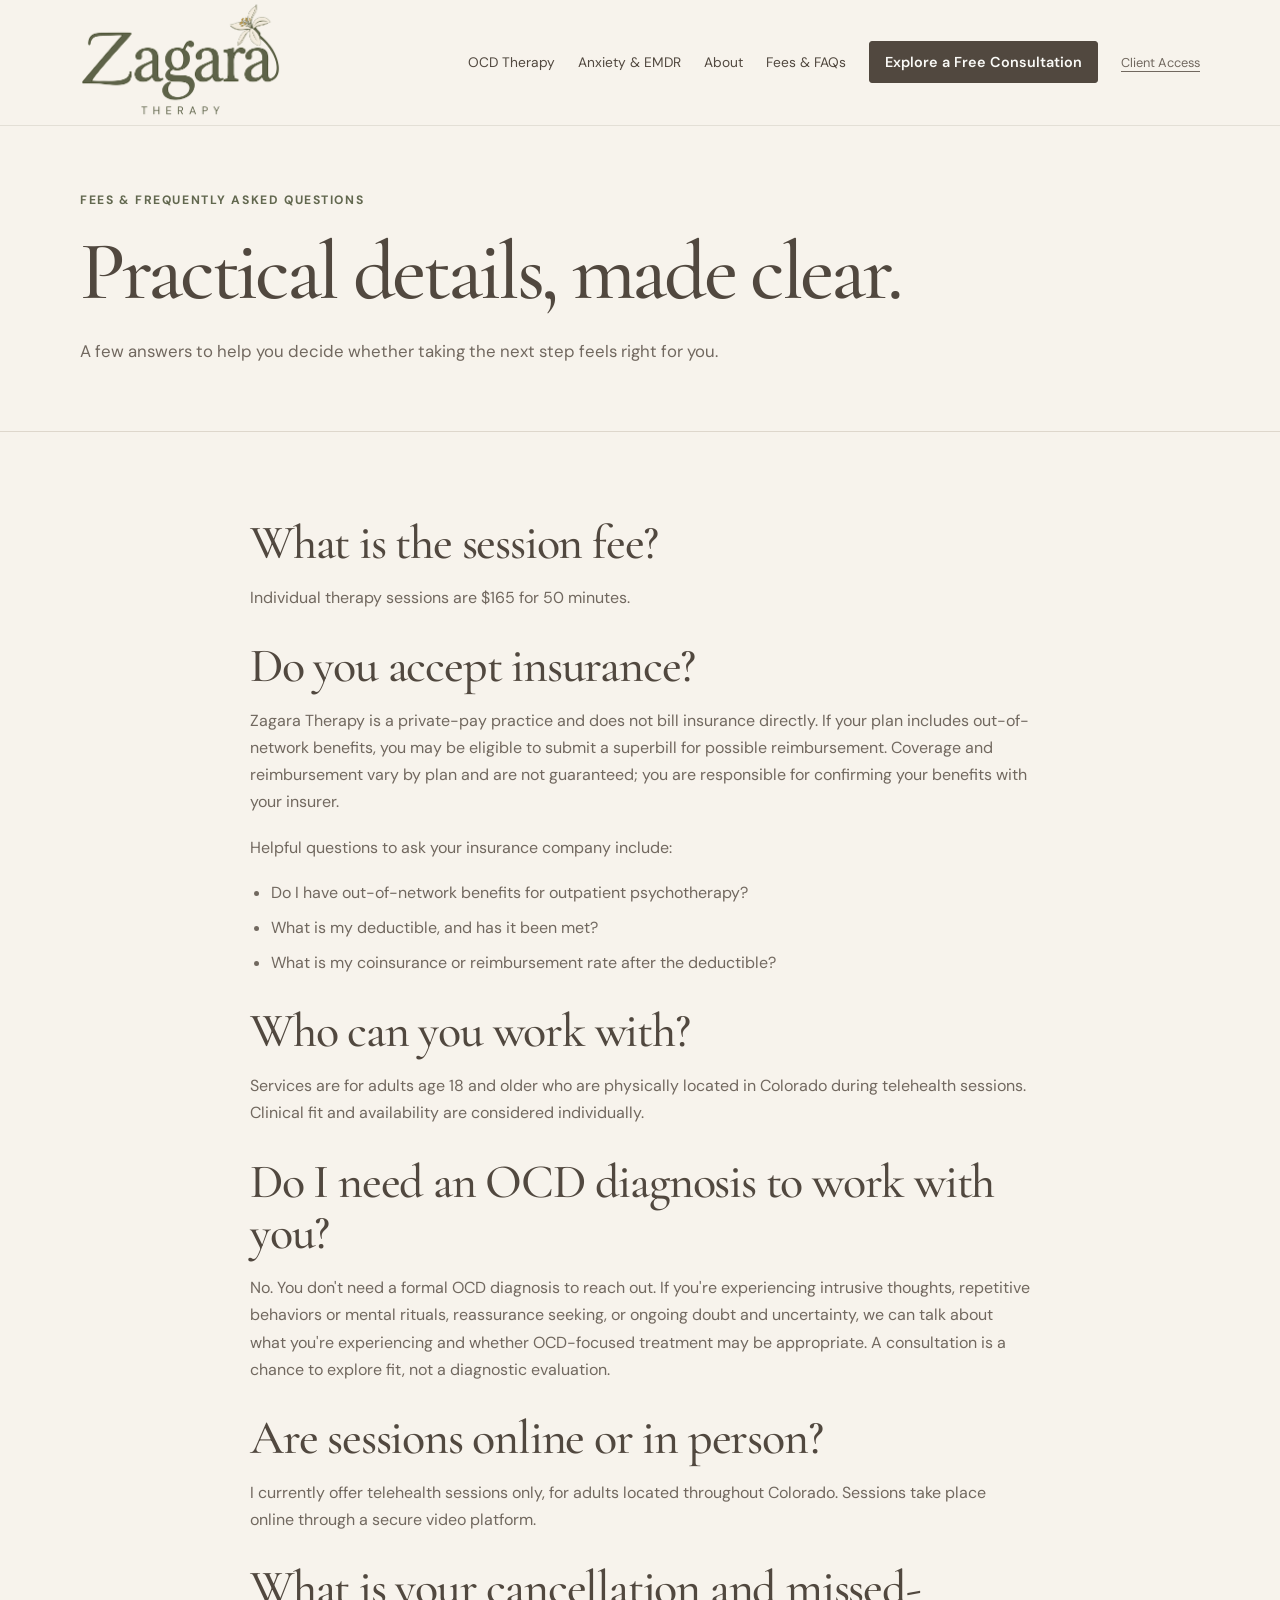
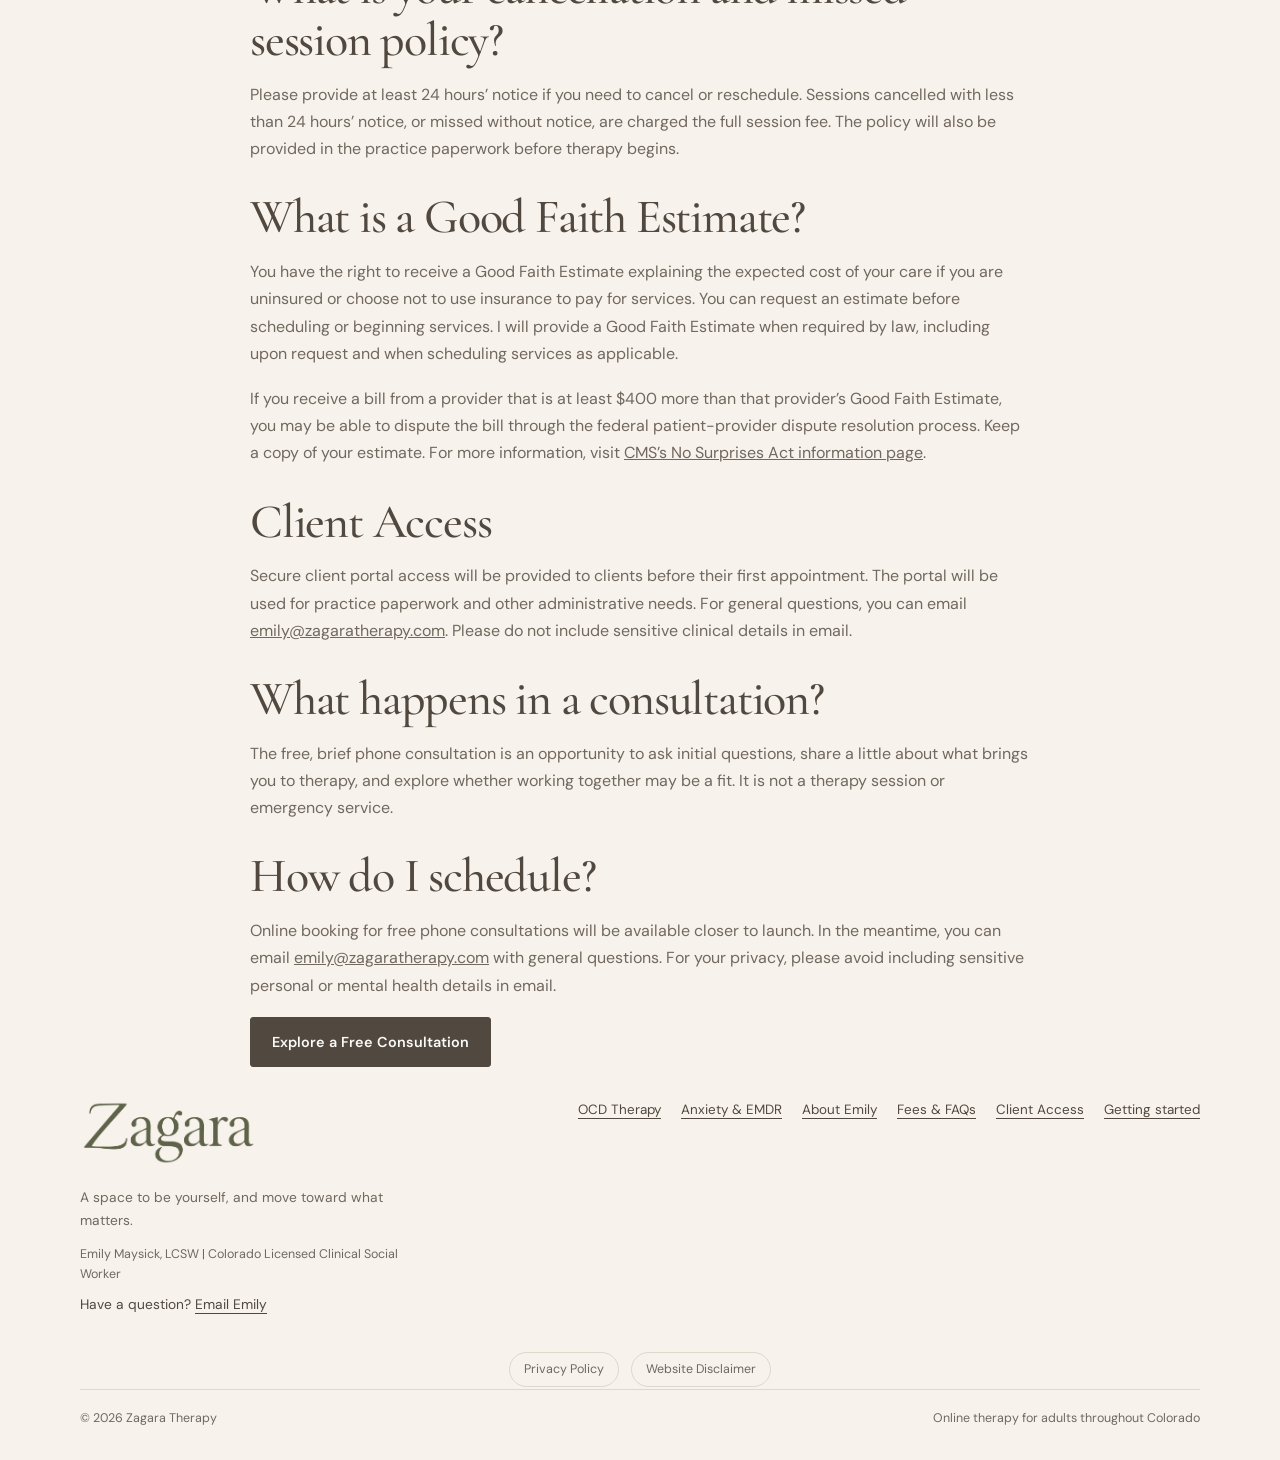
<file: faq.html>
<!doctype html>
<html lang="en">
<head>
  <meta name="robots" content="noindex, nofollow">
  <meta charset="utf-8">
  <meta name="viewport" content="width=device-width, initial-scale=1">
  <title>Fees &amp; FAQs | Zagara Therapy</title>
  <meta name="description" content="Learn about therapy fees, private pay, superbills, online therapy, and free consultation options at Zagara Therapy in Colorado.">
  <meta name="theme-color" content="#F7F3EC">
  <meta property="og:type" content="website">
  <meta property="og:site_name" content="Zagara Therapy">
  <meta property="og:title" content="Fees &amp; FAQs | Zagara Therapy">
  <meta property="og:description" content="Learn about therapy fees, private pay, superbills, online therapy, and free consultation options at Zagara Therapy in Colorado.">
<link rel="icon" type="image/png" href="ZAGARAFAVICONFINAL.png">
  <link rel="stylesheet" href="styles.css">
</head>
<body>
<a class="skip-link" href="#main">Skip to content</a>
<header class="site-header">
  <nav class="nav container" aria-label="Main navigation">
<a class="brand" href="index.html" aria-label="Zagara Therapy home">
  <img src="GREENSUBLOGOCROP.png" alt="Zagara Therapy">
</a>
    <a class="button nav-top-cta" href="index.html#consultation">Free Consultation</a>
    <button class="nav-toggle" type="button" aria-expanded="false" aria-controls="primary-navigation" aria-label="Open navigation menu">
      <span></span><span></span><span></span>
    </button>
    <div class="nav-links" id="primary-navigation">
      <a href="ocd-therapy.html">OCD Therapy</a>
      <a href="anxiety-emdr.html">Anxiety &amp; EMDR</a>
      <a href="about.html">About</a>
      <a href="faq.html">Fees &amp; FAQs</a>
      <a class="button nav-menu-cta" href="index.html#consultation">Explore a Free Consultation</a>
      <a class="client-access-link" href="faq.html#client-access">Client Access</a>
    </div>
  </nav>
</header>
<main id="main">
  <section class="page-hero">
    <div class="container">
      <p class="eyebrow">Fees &amp; frequently asked questions</p>
      <h1>Practical details, made clear.</h1>
      <p class="section-intro">A few answers to help you decide whether taking the next step feels right for you.</p>
    </div>
  </section>
 <section class="section faq-content">
  <div class="container prose">
      <h2>What is the session fee?</h2>
      <p>Individual therapy sessions are $165 for 50 minutes.</p>
      <h2>Do you accept insurance?</h2>
      <p>Zagara Therapy is a private-pay practice and does not bill insurance directly. If your plan includes out-of-network benefits, you may be eligible to submit a superbill for possible reimbursement. Coverage and reimbursement vary by plan and are not guaranteed; you are responsible for confirming your benefits with your insurer.</p>
      <p>Helpful questions to ask your insurance company include:</p>
      <ul>
        <li>Do I have out-of-network benefits for outpatient psychotherapy?</li>
        <li>What is my deductible, and has it been met?</li>
        <li>What is my coinsurance or reimbursement rate after the deductible?</li>
      </ul>
      <h2>Who can you work with?</h2>
      <p>Services are for adults age 18 and older who are physically located in Colorado during telehealth sessions. Clinical fit and availability are considered individually.</p>
     <h2>Do I need an OCD diagnosis to work with you?</h2>
      <p>No. You don't need a formal OCD diagnosis to reach out. If you're experiencing intrusive thoughts, repetitive behaviors or mental rituals, reassurance seeking, or ongoing doubt and uncertainty, we can talk about what you're experiencing and whether OCD-focused treatment may be appropriate. A consultation is a chance to explore fit, not a diagnostic evaluation.</p>
      <h2>Are sessions online or in person?</h2>
      <p>I currently offer telehealth sessions only, for adults located throughout Colorado. Sessions take place online through a secure video platform.</p>      <h2>What is your cancellation and missed-session policy?</h2>
      <p>Please provide at least 24 hours’ notice if you need to cancel or reschedule. Sessions cancelled with less than 24 hours’ notice, or missed without notice, are charged the full session fee. The policy will also be provided in the practice paperwork before therapy begins.</p>
      <h2 id="good-faith-estimate">What is a Good Faith Estimate?</h2>
      <p>You have the right to receive a Good Faith Estimate explaining the expected cost of your care if you are uninsured or choose not to use insurance to pay for services. You can request an estimate before scheduling or beginning services. I will provide a Good Faith Estimate when required by law, including upon request and when scheduling services as applicable.</p>
      <p>If you receive a bill from a provider that is at least $400 more than that provider’s Good Faith Estimate, you may be able to dispute the bill through the federal patient-provider dispute resolution process. Keep a copy of your estimate. For more information, visit <a href="https://www.cms.gov/nosurprises" target="_blank" rel="noopener noreferrer">CMS’s No Surprises Act information page</a>.</p>
      <h2 id="client-access">Client Access</h2>
      <p>Secure client portal access will be provided to clients before their first appointment. The portal will be used for practice paperwork and other administrative needs. For general questions, you can email <a href="mailto:emily@zagaratherapy.com">emily@zagaratherapy.com</a>. Please do not include sensitive clinical details in email.</p>      <h2>What happens in a consultation?</h2>
      <p>The free, brief phone consultation is an opportunity to ask initial questions, share a little about what brings you to therapy, and explore whether working together may be a fit. It is not a therapy session or emergency service.</p>
      <h2>How do I schedule?</h2>
      <p>Online booking for free phone consultations will be available closer to launch. In the meantime, you can email <a href="mailto:emily@zagaratherapy.com">emily@zagaratherapy.com</a> with general questions. For your privacy, please avoid including sensitive personal or mental health details in email.</p>
      <a class="button" href="index.html#consultation">Explore a Free Consultation</a>   
    </div>
  </section>
</main>
<footer class="site-footer">
  <div class="container">
    <div class="footer-top">
      <div>
<a class="brand footer-brand" href="index.html" aria-label="Zagara Therapy home">
  <img src="GREENWORDMARKCROP.png" alt="Zagara Therapy">
</a>
        <p class="footer-blurb">A space to be yourself, and move toward what matters.</p>
        <p class="footer-contact">Have a question? <a href="mailto:emily@zagaratherapy.com">Email Emily</a></p>
      </div>
      <nav class="footer-links" aria-label="Footer navigation">
        <a href="ocd-therapy.html">OCD Therapy</a>
        <a href="anxiety-emdr.html">Anxiety &amp; EMDR</a>
        <a href="about.html">About Emily</a>
        <a href="faq.html">Fees &amp; FAQs</a>
        <a href="faq.html#client-access">Client Access</a>
        <a href="index.html#consultation">Getting started</a>
      </nav>
    </div>
    <div class="legal-footer-links" aria-label="Legal information">
      <a href="privacy.html">Privacy Policy</a>
      <a href="disclaimer.html">Website Disclaimer</a>
    </div>
    <div class="footer-bottom">
      <span>© <span class="year">2026</span> Zagara Therapy</span>
      <span>Online therapy for adults throughout Colorado</span>
    </div>
  </div>
</footer>
<script>document.querySelectorAll(".year").forEach(function (el) { el.textContent = new Date().getFullYear(); });</script>
<script>
(function () {
  var toggle = document.querySelector('.nav-toggle');
  var menu = document.querySelector('#primary-navigation');
  if (!toggle || !menu) return;
  toggle.addEventListener('click', function () {
    var isOpen = toggle.getAttribute('aria-expanded') === 'true';
    toggle.setAttribute('aria-expanded', String(!isOpen));
    toggle.setAttribute('aria-label', isOpen ? 'Open navigation menu' : 'Close navigation menu');
    menu.classList.toggle('is-open', !isOpen);
  });
  menu.querySelectorAll('a').forEach(function (link) {
    link.addEventListener('click', function () {
      toggle.setAttribute('aria-expanded', 'false');
      toggle.setAttribute('aria-label', 'Open navigation menu');
      menu.classList.remove('is-open');
    });
  });
})();
</script>
</body>
</html>
</file>
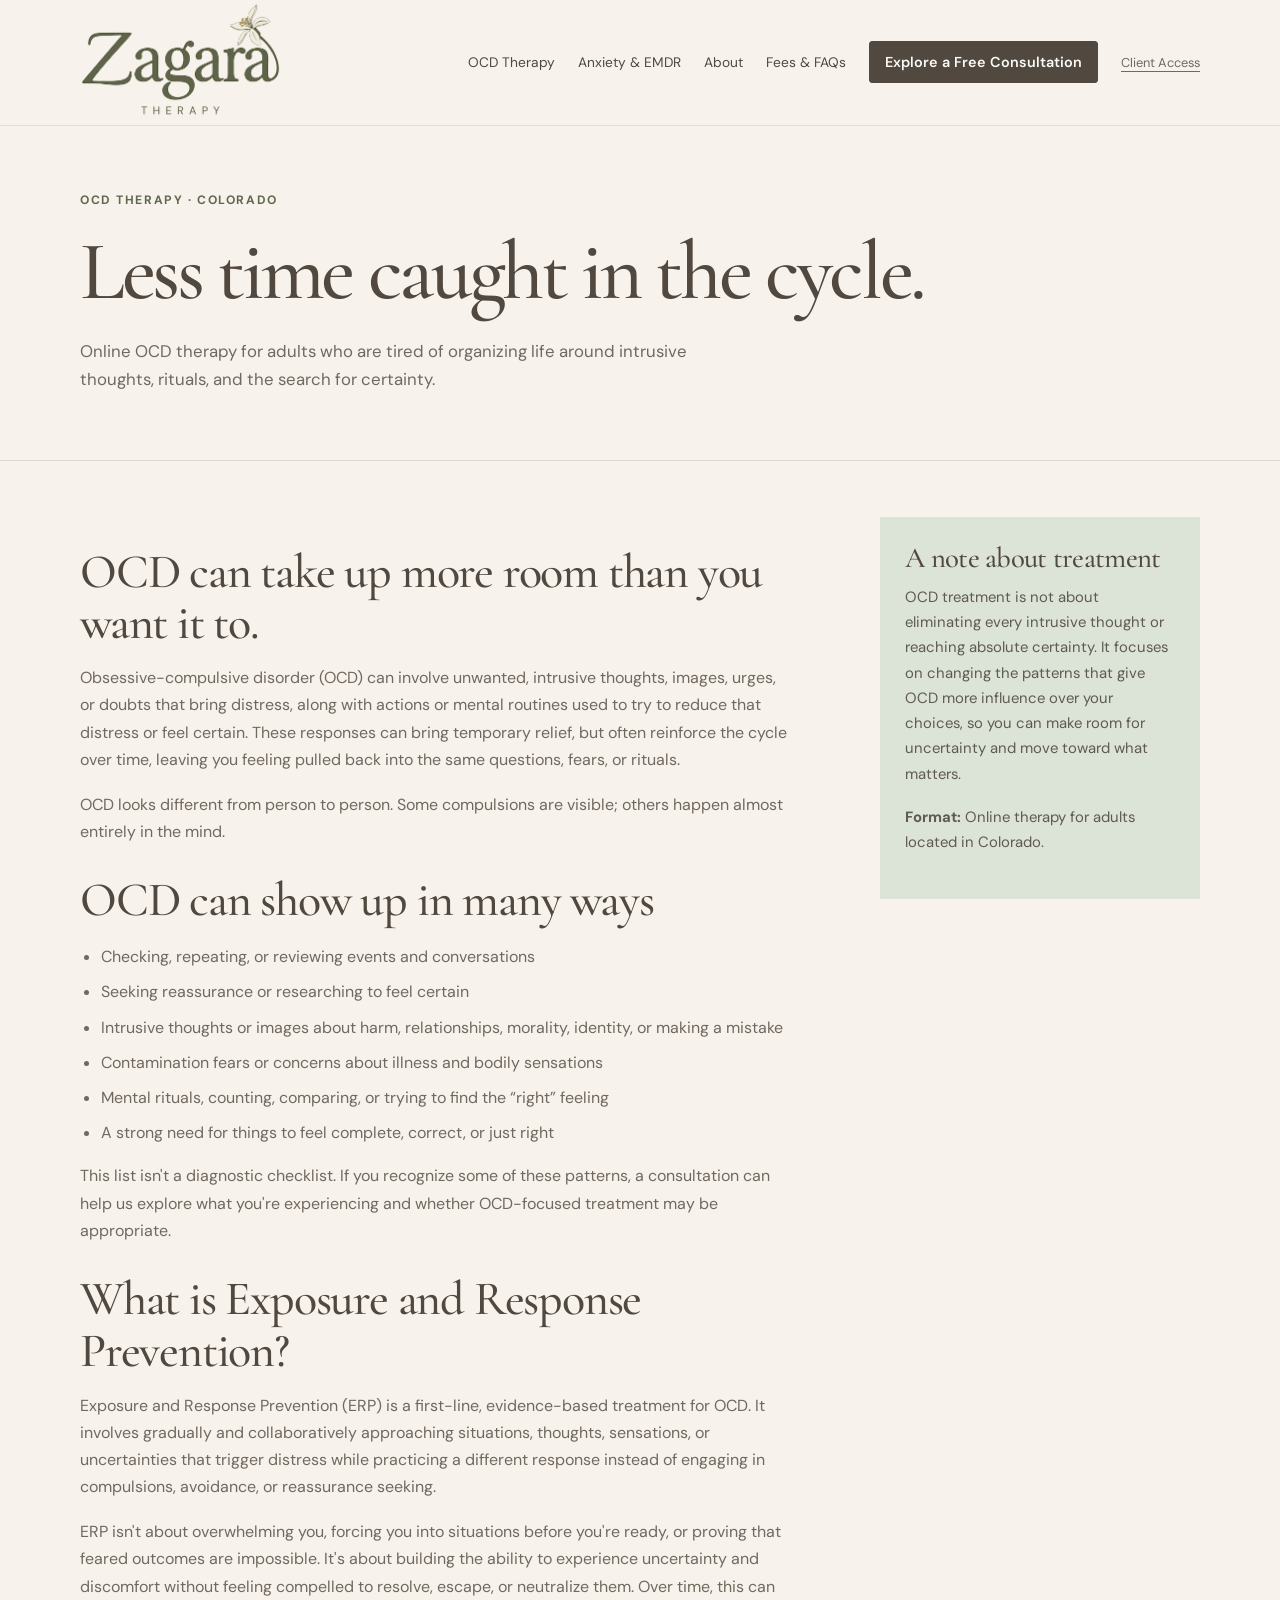
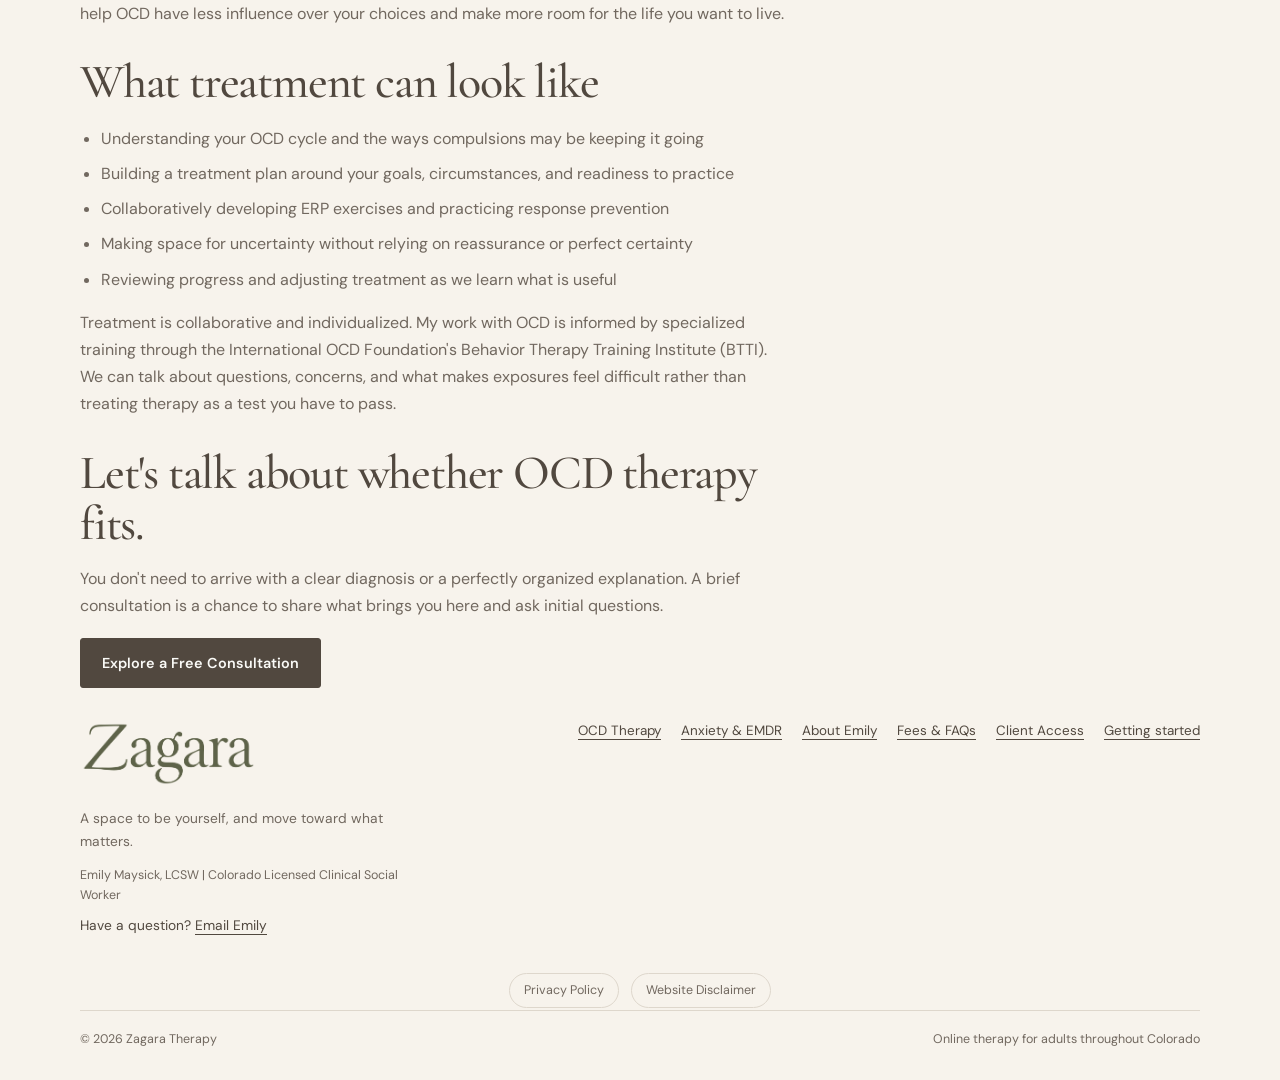
<file: ocd-therapy.html>
<!doctype html>
<html lang="en">
<head>
  <meta name="robots" content="noindex, nofollow">
  <meta charset="utf-8">
  <meta name="viewport" content="width=device-width, initial-scale=1">
  <title>OCD Therapy in Colorado | Zagara Therapy</title>
  <meta name="description" content="Learn about online OCD therapy in Colorado, including intrusive thoughts, compulsions, rumination, reassurance seeking, and Exposure and Response Prevention (ERP).">
  <meta name="theme-color" content="#F7F3EC">
  <meta property="og:type" content="website">
  <meta property="og:site_name" content="Zagara Therapy">
  <meta property="og:title" content="OCD Therapy in Colorado | Zagara Therapy">
  <meta property="og:description" content="Learn about online OCD therapy in Colorado, including intrusive thoughts, compulsions, rumination, reassurance seeking, and Exposure and Response Prevention (ERP).">
<link rel="icon" type="image/png" href="ZAGARAFAVICONFINAL.png"> 
<link rel="stylesheet" href="styles.css">
</head>
<body>
<a class="skip-link" href="#main">Skip to content</a>
<header class="site-header">
  <nav class="nav container" aria-label="Main navigation">
<a class="brand" href="index.html" aria-label="Zagara Therapy home">
  <img src="GREENSUBLOGOCROP.png" alt="Zagara Therapy">
</a>
    <a class="button nav-top-cta" href="index.html#consultation">Free Consultation</a>
    <button class="nav-toggle" type="button" aria-expanded="false" aria-controls="primary-navigation" aria-label="Open navigation menu">
      <span></span><span></span><span></span>
    </button>
    <div class="nav-links" id="primary-navigation">
      <a href="ocd-therapy.html">OCD Therapy</a>
      <a href="anxiety-emdr.html">Anxiety &amp; EMDR</a>
      <a href="about.html">About</a>
      <a href="faq.html">Fees &amp; FAQs</a>
      <a class="button nav-menu-cta" href="index.html#consultation">Explore a Free Consultation</a>
      <a class="client-access-link" href="faq.html#client-access">Client Access</a>
    </div>
  </nav>
</header>
<main id="main">
  <section class="page-hero">
    <div class="container">
      <p class="eyebrow">OCD Therapy · Colorado</p>
      <h1>Less time caught in the cycle.</h1>
      <p class="section-intro">Online OCD therapy for adults who are tired of organizing life around intrusive thoughts, rituals, and the search for certainty.</p>
    </div>
  </section>
 <section class="section ocd-content">
  <div class="container content-layout">
      <article class="prose">
        <h2>OCD can take up more room than you want it to.</h2>
<p>Obsessive-compulsive disorder (OCD) can involve unwanted, intrusive thoughts, images, urges, or doubts that bring distress, along with actions or mental routines used to try to reduce that distress or feel certain. These responses can bring temporary relief, but often reinforce the cycle over time, leaving you feeling pulled back into the same questions, fears, or rituals.</p>
        <p>OCD looks different from person to person. Some compulsions are visible; others happen almost entirely in the mind.</p>
        <h2>OCD can show up in many ways</h2>
        <ul>
          <li>Checking, repeating, or reviewing events and conversations</li>
          <li>Seeking reassurance or researching to feel certain</li>
          <li>Intrusive thoughts or images about harm, relationships, morality, identity, or making a mistake</li>
          <li>Contamination fears or concerns about illness and bodily sensations</li>
          <li>Mental rituals, counting, comparing, or trying to find the “right” feeling</li>
          <li>A strong need for things to feel complete, correct, or just right</li>
        </ul>
        <p>This list isn't a diagnostic checklist. If you recognize some of these patterns, a consultation can help us explore what you're experiencing and whether OCD-focused treatment may be appropriate.</p>
        <h2>What is Exposure and Response Prevention?</h2>
        <p>Exposure and Response Prevention (ERP) is a first-line, evidence-based treatment for OCD. It involves gradually and collaboratively approaching situations, thoughts, sensations, or uncertainties that trigger distress while practicing a different response instead of engaging in compulsions, avoidance, or reassurance seeking.</p>
        <p>ERP isn't about overwhelming you, forcing you into situations before you're ready, or proving that feared outcomes are impossible. It's about building the ability to experience uncertainty and discomfort without feeling compelled to resolve, escape, or neutralize them. Over time, this can help OCD have less influence over your choices and make more room for the life you want to live.</p>

        <h2>What treatment can look like</h2>
        <ul>
          <li>Understanding your OCD cycle and the ways compulsions may be keeping it going</li>
          <li>Building a treatment plan around your goals, circumstances, and readiness to practice</li>
          <li>Collaboratively developing ERP exercises and practicing response prevention</li>
          <li>Making space for uncertainty without relying on reassurance or perfect certainty</li>
          <li>Reviewing progress and adjusting treatment as we learn what is useful</li>
        </ul>
        <p>Treatment is collaborative and individualized. My work with OCD is informed by specialized training through the International OCD Foundation's Behavior Therapy Training Institute (BTTI). We can talk about questions, concerns, and what makes exposures feel difficult rather than treating therapy as a test you have to pass.</p>
        <h2>Let's talk about whether OCD therapy fits.</h2>
        <p>You don't need to arrive with a clear diagnosis or a perfectly organized explanation. A brief consultation is a chance to share what brings you here and ask initial questions.</p>
       <a class="button" href="index.html#consultation">Explore a Free Consultation</a>
      </article>
      <aside class="side-note">
        <h2>A note about treatment</h2>
        <p>OCD treatment is not about eliminating every intrusive thought or reaching absolute certainty. It focuses on changing the patterns that give OCD more influence over your choices, so you can make room for uncertainty and move toward what matters.</p>
        <p><strong>Format:</strong> Online therapy for adults located in Colorado.</p>
      </aside>
    </div>
  </section>
</main>
<footer class="site-footer">
  <div class="container">
    <div class="footer-top">
      <div>
<a class="brand footer-brand" href="index.html" aria-label="Zagara Therapy home">
  <img src="GREENWORDMARKCROP.png" alt="Zagara Therapy">
</a>       
        <p class="footer-blurb">A space to be yourself, and move toward what matters.</p>
        <p class="footer-contact">Have a question? <a href="mailto:emily@zagaratherapy.com">Email Emily</a></p>
      </div>
      <nav class="footer-links" aria-label="Footer navigation">
        <a href="ocd-therapy.html">OCD Therapy</a>
        <a href="anxiety-emdr.html">Anxiety &amp; EMDR</a>
        <a href="about.html">About Emily</a>
        <a href="faq.html">Fees &amp; FAQs</a>
        <a href="faq.html#client-access">Client Access</a>
        <a href="index.html#consultation">Getting started</a>
      </nav>
    </div>
    <div class="legal-footer-links" aria-label="Legal information">
      <a href="privacy.html">Privacy Policy</a>
      <a href="disclaimer.html">Website Disclaimer</a>
    </div>
    <div class="footer-bottom">
      <span>© <span class="year">2026</span> Zagara Therapy</span>
      <span>Online therapy for adults throughout Colorado</span>
    </div>
  </div>
</footer>
<script>document.querySelectorAll(".year").forEach(function (el) { el.textContent = new Date().getFullYear(); });</script>
<script>
(function () {
  var toggle = document.querySelector('.nav-toggle');
  var menu = document.querySelector('#primary-navigation');
  if (!toggle || !menu) return;
  toggle.addEventListener('click', function () {
    var isOpen = toggle.getAttribute('aria-expanded') === 'true';
    toggle.setAttribute('aria-expanded', String(!isOpen));
    toggle.setAttribute('aria-label', isOpen ? 'Open navigation menu' : 'Close navigation menu');
    menu.classList.toggle('is-open', !isOpen);
  });
  menu.querySelectorAll('a').forEach(function (link) {
    link.addEventListener('click', function () {
      toggle.setAttribute('aria-expanded', 'false');
      toggle.setAttribute('aria-label', 'Open navigation menu');
      menu.classList.remove('is-open');
    });
  });
})();
</script>
</body>
</html>
</file>
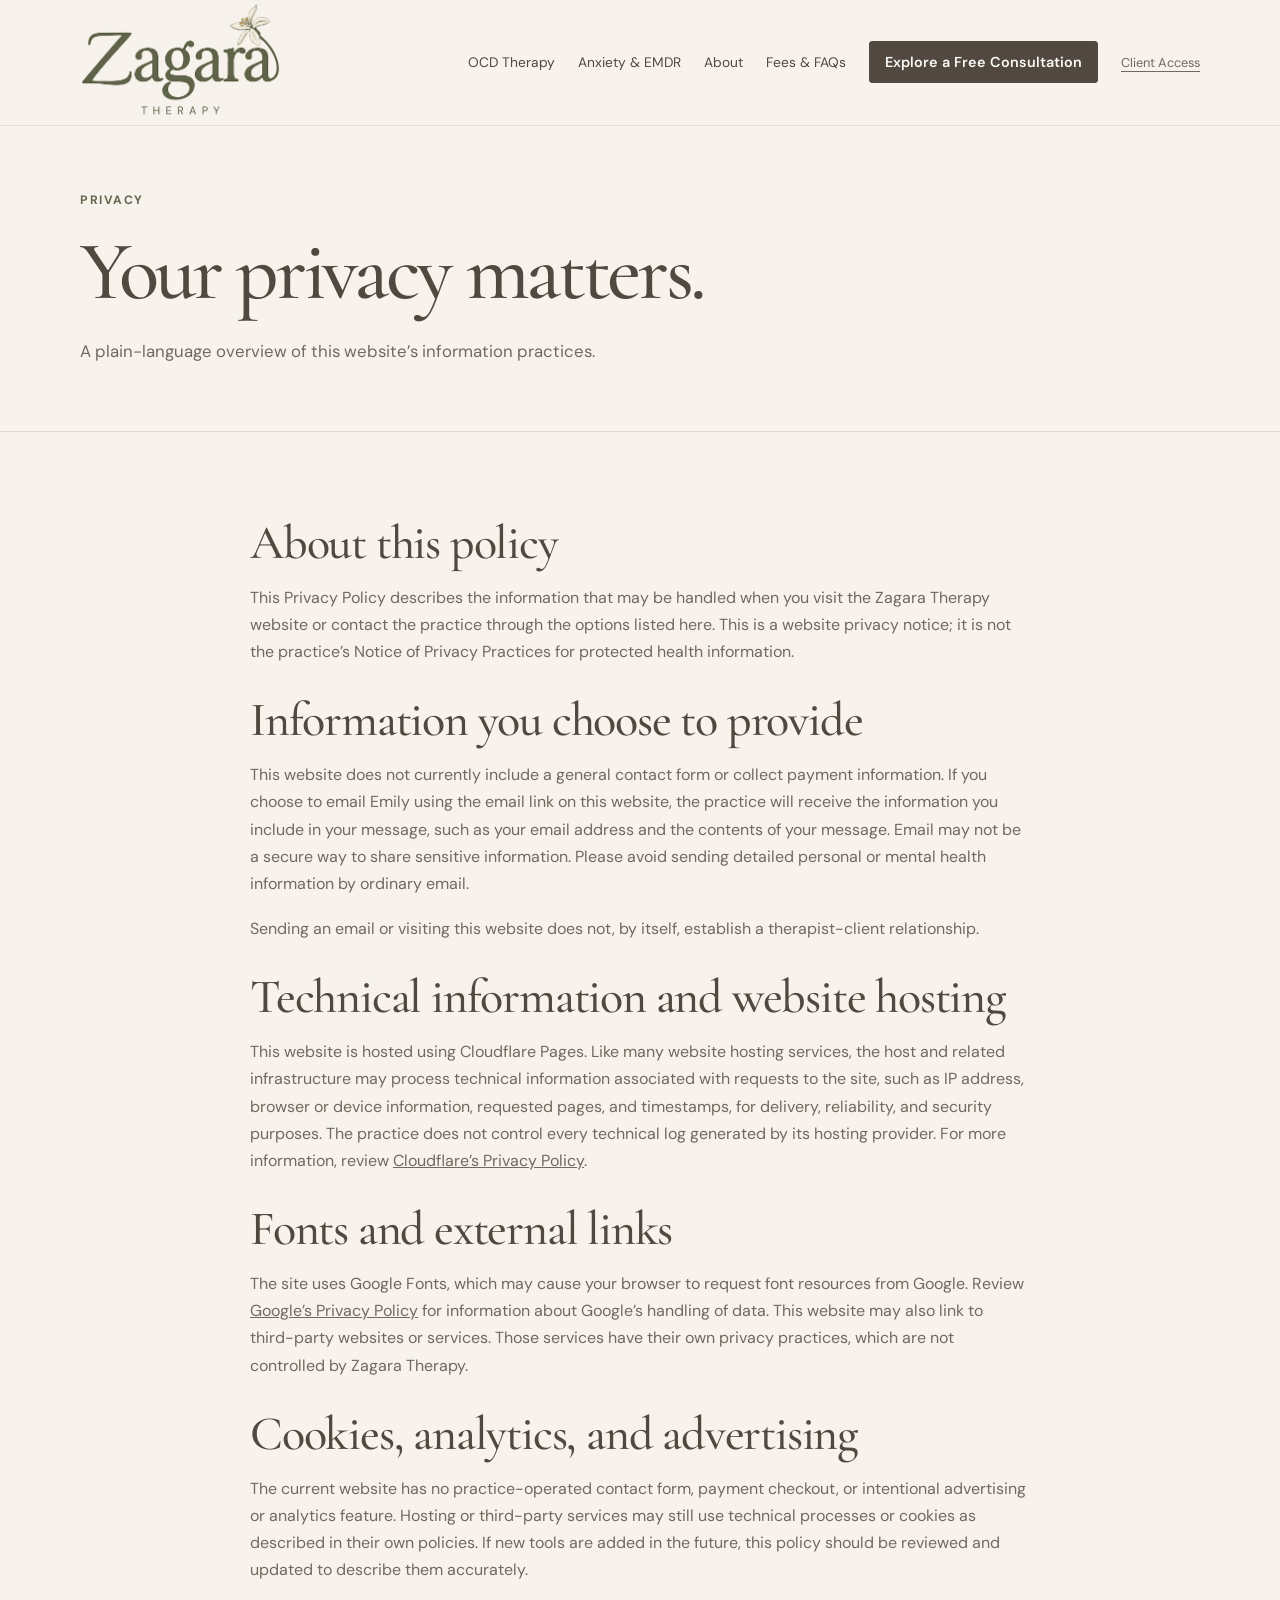
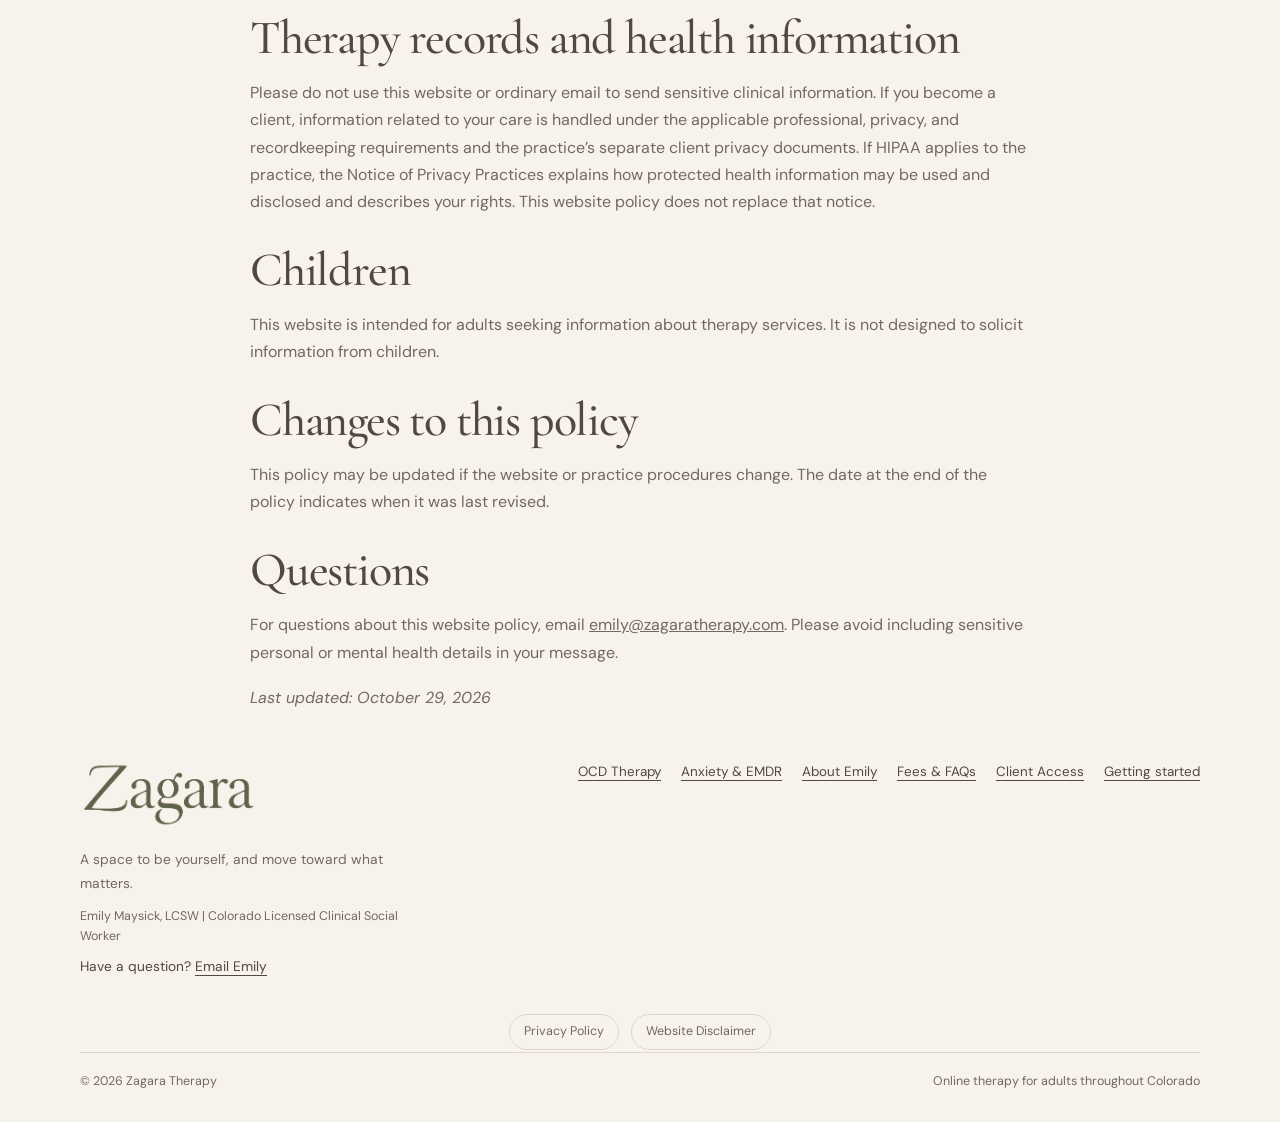
<file: privacy.html>
<!doctype html>
<html lang="en">
<head>
  <meta name="robots" content="noindex, nofollow">
  <meta charset="utf-8">
  <meta name="viewport" content="width=device-width, initial-scale=1">
  <title>Privacy Policy | Zagara Therapy</title>
  <meta name="description" content="Learn how Zagara Therapy’s website may handle information when you visit the site or contact the practice.">
  <meta name="theme-color" content="#F7F3EC">
  <meta property="og:type" content="website">
  <meta property="og:site_name" content="Zagara Therapy">
  <meta property="og:title" content="Privacy Policy | Zagara Therapy">
  <meta property="og:description" content="Learn how Zagara Therapy’s website may handle information when you visit the site or contact the practice.">
<link rel="icon" type="image/png" href="ZAGARAFAVICONFINAL.png">
  <link rel="stylesheet" href="styles.css">
</head>
<body>
<a class="skip-link" href="#main">Skip to content</a>
<header class="site-header">
  <nav class="nav container" aria-label="Main navigation">
<a class="brand" href="index.html" aria-label="Zagara Therapy home">
  <img src="GREENSUBLOGOCROP.png" alt="Zagara Therapy">
</a>
    <a class="button nav-top-cta" href="index.html#consultation">Free Consultation</a>
    <button class="nav-toggle" type="button" aria-expanded="false" aria-controls="primary-navigation" aria-label="Open navigation menu">
      <span></span><span></span><span></span>
    </button>
    <div class="nav-links" id="primary-navigation">
      <a href="ocd-therapy.html">OCD Therapy</a>
      <a href="anxiety-emdr.html">Anxiety &amp; EMDR</a>
      <a href="about.html">About</a>
      <a href="faq.html">Fees &amp; FAQs</a>
      <a class="button nav-menu-cta" href="index.html#consultation">Explore a Free Consultation</a>
      <a class="client-access-link" href="faq.html#client-access">Client Access</a>
    </div>
  </nav>
</header>
<main id="main">
  <section class="page-hero">
    <div class="container">
      <p class="eyebrow">Privacy</p>
      <h1>Your privacy matters.</h1>
      <p class="section-intro">A plain-language overview of this website’s information practices.</p>
    </div>
  </section>
  <section class="section privacy-content">
  <div class="container prose legal-prose">

      <h2>About this policy</h2>
      <p>This Privacy Policy describes the information that may be handled when you visit the Zagara Therapy website or contact the practice through the options listed here. This is a website privacy notice; it is not the practice’s Notice of Privacy Practices for protected health information.</p>

      <h2>Information you choose to provide</h2>
      <p>This website does not currently include a general contact form or collect payment information. If you choose to email Emily using the email link on this website, the practice will receive the information you include in your message, such as your email address and the contents of your message. Email may not be a secure way to share sensitive information. Please avoid sending detailed personal or mental health information by ordinary email.</p>
      <p>Sending an email or visiting this website does not, by itself, establish a therapist-client relationship.</p>

      <h2>Technical information and website hosting</h2>
      <p>This website is hosted using Cloudflare Pages. Like many website hosting services, the host and related infrastructure may process technical information associated with requests to the site, such as IP address, browser or device information, requested pages, and timestamps, for delivery, reliability, and security purposes. The practice does not control every technical log generated by its hosting provider. For more information, review <a href="https://www.cloudflare.com/privacypolicy/" target="_blank" rel="noopener noreferrer">Cloudflare’s Privacy Policy</a>.</p>

      <h2>Fonts and external links</h2>
      <p>The site uses Google Fonts, which may cause your browser to request font resources from Google. Review <a href="https://policies.google.com/privacy" target="_blank" rel="noopener noreferrer">Google’s Privacy Policy</a> for information about Google’s handling of data. This website may also link to third-party websites or services. Those services have their own privacy practices, which are not controlled by Zagara Therapy.</p>

      <h2>Cookies, analytics, and advertising</h2>
      <p>The current website has no practice-operated contact form, payment checkout, or intentional advertising or analytics feature. Hosting or third-party services may still use technical processes or cookies as described in their own policies. If new tools are added in the future, this policy should be reviewed and updated to describe them accurately.</p>

      <h2>Therapy records and health information</h2>
      <p>Please do not use this website or ordinary email to send sensitive clinical information. If you become a client, information related to your care is handled under the applicable professional, privacy, and recordkeeping requirements and the practice’s separate client privacy documents. If HIPAA applies to the practice, the Notice of Privacy Practices explains how protected health information may be used and disclosed and describes your rights. This website policy does not replace that notice.</p>

      <h2>Children</h2>
      <p>This website is intended for adults seeking information about therapy services. It is not designed to solicit information from children.</p>

      <h2>Changes to this policy</h2>
      <p>This policy may be updated if the website or practice procedures change. The date at the end of the policy indicates when it was last revised.</p>

      <h2>Questions</h2>
      <p>For questions about this website policy, email <a href="mailto:emily@zagaratherapy.com">emily@zagaratherapy.com</a>. Please avoid including sensitive personal or mental health details in your message.</p>

      <p class="legal-updated"><em>Last updated: October 29, 2026</em></p>
    </div>
  </section>
</main>
<footer class="site-footer">
  <div class="container">
    <div class="footer-top">
      <div>
<a class="brand footer-brand" href="index.html" aria-label="Zagara Therapy home">
  <img src="GREENWORDMARKCROP.png" alt="Zagara Therapy">
</a>
        <p class="footer-blurb">A space to be yourself, and move toward what matters.</p>
        <p class="footer-contact">Have a question? <a href="mailto:emily@zagaratherapy.com">Email Emily</a></p>
      </div>
      <nav class="footer-links" aria-label="Footer navigation">
        <a href="ocd-therapy.html">OCD Therapy</a>
        <a href="anxiety-emdr.html">Anxiety &amp; EMDR</a>
        <a href="about.html">About Emily</a>
        <a href="faq.html">Fees &amp; FAQs</a>
        <a href="faq.html#client-access">Client Access</a>
        <a href="index.html#consultation">Getting started</a>
      </nav>
    </div>
    <div class="legal-footer-links" aria-label="Legal information">
      <a href="privacy.html">Privacy Policy</a>
      <a href="disclaimer.html">Website Disclaimer</a>
    </div>
    <div class="footer-bottom">
      <span>© <span class="year">2026</span> Zagara Therapy</span>
      <span>Online therapy for adults throughout Colorado</span>
    </div>
  </div>
</footer>
<script>document.querySelectorAll(".year").forEach(function (el) { el.textContent = new Date().getFullYear(); });</script>
<script>
(function () {
  var toggle = document.querySelector('.nav-toggle');
  var menu = document.querySelector('#primary-navigation');
  if (!toggle || !menu) return;
  toggle.addEventListener('click', function () {
    var isOpen = toggle.getAttribute('aria-expanded') === 'true';
    toggle.setAttribute('aria-expanded', String(!isOpen));
    toggle.setAttribute('aria-label', isOpen ? 'Open navigation menu' : 'Close navigation menu');
    menu.classList.toggle('is-open', !isOpen);
  });
  menu.querySelectorAll('a').forEach(function (link) {
    link.addEventListener('click', function () {
      toggle.setAttribute('aria-expanded', 'false');
      toggle.setAttribute('aria-label', 'Open navigation menu');
      menu.classList.remove('is-open');
    });
  });
})();
</script>
</body>
</html>
</file>
<file: styles.css>
@import url('https://fonts.googleapis.com/css2?family=Cormorant+Garamond:ital,wght@1,500&display=swap');
@import url('https://fonts.googleapis.com/css2?family=Cormorant+Garamond:wght@400;500;600&family=DM+Sans:wght@400;500;600;700&display=swap');

:root {
  --cream: #F7F3EC;
  --white: #FAFAF7;
  --sage: #DCE3D7;
  --olive: #62684F;
  --clay: #A77D68;
  --earth: #51483F;
  --muted: #71685F;
  --line: #DED7CC;
  --serif: "Cormorant Garamond", Georgia, serif;
  --sans: "DM Sans", Arial, sans-serif;
  --page-width: 1120px;
}
* { box-sizing: border-box; }
html { scroll-behavior: smooth; scroll-padding-top: 92px; }
body { margin: 0; background: var(--cream); color: var(--earth); font: 16px/1.7 var(--sans); -webkit-font-smoothing: antialiased; }
a { color: inherit; }
a:focus-visible { outline: 3px solid var(--olive); outline-offset: 4px; border-radius: 3px; }
.skip-link { position: absolute; top: -100px; left: 16px; z-index: 10; padding: 10px 16px; background: var(--white); }
.skip-link:focus { top: 16px; }
.container { width: min(calc(100% - 48px), var(--page-width)); margin-inline: auto; }
.eyebrow { margin: 0 0 16px; color: var(--olive); font-size: .76rem; font-weight: 700; letter-spacing: .13em; text-transform: uppercase; }
h1, h2, h3, .brand { font-family: var(--serif); font-weight: 500; line-height: 1.08; }
h1 { max-width: 760px; margin: 0; font-size: clamp(3.35rem, 7.2vw, 6rem); letter-spacing: -.04em; }
h2 { margin: 0; font-size: clamp(2.5rem, 4.7vw, 4rem); letter-spacing: -.025em; }
h3 { margin: 0; font-size: 2rem; }
p { margin: 0 0 18px; }
.section { padding-block: clamp(66px, 8vw, 104px); }
.section-intro { max-width: 650px; margin-top: 20px; color: var(--muted); font-size: 1.05rem; }
.details {
  padding-bottom: 0px;
}
.button { display: inline-flex; min-height: 50px; align-items: center; justify-content: center; padding: 12px 21px; border: 1px solid var(--earth); border-radius: 3px; background: var(--earth); color: var(--white); font: 600 .9rem var(--sans); text-decoration: none; transition: background .2s ease, color .2s ease; }
.button:hover { background: var(--olive); border-color: var(--olive); }
.button-outline { background: transparent; color: var(--earth); }
.button-outline:hover { color: white; }
.text-link { display: inline-block; margin-top: 8px; font-size: .9rem; font-weight: 700; text-decoration-thickness: 1px; text-underline-offset: 5px; }
.site-header { position: sticky; top: 0; z-index: 5; border-bottom: 1px solid rgba(81,72,63,.12); background: rgba(247,243,236,.97); backdrop-filter: blur(10px); }
.nav {
  display: flex;
  min-height: 125px;
  align-items: center;
  justify-content: space-between;
  gap: 24px;
}
.brand {
  display: inline-flex;
  flex-shrink: 0;
  align-items: center;
  text-decoration: none;
}

.brand img {
  display: block;
  width: 340px;
  height: auto;
  max-width: none;
  object-fit: contain;
}
.nav-links { display: flex; align-items: center; gap: 23px; }
.nav-top-cta { display: none; white-space: nowrap; }
.nav-menu-cta { display: inline-flex; }
.nav-toggle { display: none; }
.client-access-link { color: var(--muted); font-size: .8rem !important; text-decoration: underline !important; text-underline-offset: 4px; white-space: nowrap; }
.nav-toggle { border: 1px solid var(--line); border-radius: 3px; background: transparent; width: 44px; height: 42px; padding: 10px; flex-direction: column; justify-content: center; gap: 5px; cursor: pointer; }
.nav-toggle span { display: block; height: 2px; width: 100%; background: var(--earth); }
.nav-links > a:not(.button) { font-size: .86rem; text-decoration: none; }
.nav-links > a:not(.button):hover { text-decoration: underline; text-underline-offset: 4px; }
.nav .button { min-height: 42px; padding: 8px 15px; }
.hero {
  position: relative;
  display: flex;
  min-height: clamp(560px, 66vw, 720px);
  align-items: center;
  overflow: hidden;
  isolation: isolate;
  padding-block: clamp(76px, 10vw, 132px);
  background-color: #46534f;
  background-image: linear-gradient(90deg, rgba(29, 39, 36, .72) 0%, rgba(36, 46, 42, .55) 48%, rgba(36, 46, 42, .18) 100%), linear-gradient(0deg, rgba(29, 39, 36, .22), rgba(29, 39, 36, .12)), url("https://images.unsplash.com/photo-1587032044508-f13ba5cd6a0a?auto=format&fit=crop&fm=jpg&q=85&w=2400");
  background-size: cover;
  background-position: center 54%;
}
.hero-content { position: relative; z-index: 1; }
.hero h1 { max-width: 760px; color: #FAFAF7; text-shadow: 0 1px 18px rgba(0,0,0,.12); }
.hero h1 em { color: #E4E8DC; font-weight: 400; }
.hero-copy { max-width: 620px; margin-top: 25px; color: rgba(250,250,247,.94); font-size: clamp(1.03rem, 1.4vw, 1.16rem); }
.hero-actions { display: flex; flex-wrap: wrap; align-items: center; gap: 13px; margin-top: 27px; }
.hero .button { border-color: #F7F3EC; background: #F7F3EC; color: var(--earth); }
.hero .button:hover { border-color: #DCE3D7; background: #DCE3D7; color: var(--earth); }
.trust-strip { border-block: 1px solid var(--line); background: var(--white); }
.location-intro { padding-top: clamp(48px, 6vw, 76px); padding-bottom: clamp(38px, 5vw, 60px); }
.location-intro h2 { max-width: 760px; margin-bottom: 0; }
.location-intro .section-intro { margin-bottom: 0; }
.brand-manifesto {
  display: flex;
  flex-direction: column;
  align-items: center;
  gap: 12px;
  margin: 38px 0 !important;
  padding: 28px 22px 30px;
  border-block: 1px solid var(--line);
  background: rgba(220, 227, 215, .28);
  text-align: center;
}
.brand-manifesto-flower { display: block; width: 34px; height: 34px; object-fit: contain; }
.brand-manifesto p {
  max-width: 560px;
  margin: 0 !important;
  color: var(--olive) !important;
  font-family: var(--serif);
  font-size: clamp(1.8rem, 3.4vw, 2.45rem);
  font-weight: 500;
  line-height: 1.12;
  letter-spacing: -.015em;
}
.trust-items { display: flex; flex-wrap: wrap; justify-content: space-between; gap: 12px 24px; padding-block: 18px; }
.trust-items span { color: var(--muted); font-size: .83rem; }
.recognition-grid { display: grid; grid-template-columns: .8fr 1.2fr; gap: clamp(36px, 8vw, 105px); }
.recognition-copy { color: var(--muted); font-size: 1.04rem; }
.recognition-copy p:last-child { margin-bottom: 0; }
.services { background: var(--sage); }
.services-heading { display: flex; align-items: end; justify-content: space-between; gap: 28px; }
.services-heading .section-intro { max-width: 440px; margin: 0; }
.services-grid { display: grid; grid-template-columns: repeat(2, minmax(0, 1fr)); gap: 22px; margin-top: 36px; }
.service-card { display: flex; min-height: 300px; flex-direction: column; align-items: flex-start; padding: clamp(26px, 3.5vw, 40px); border: 1px solid rgba(81,72,63,.18); background: rgba(250,250,247,.62); }
.card-number { margin-bottom: 23px; color: var(--olive); font-size: .75rem; font-weight: 700; letter-spacing: .12em; }
.service-card h3 { margin-bottom: 14px; }
.service-card p { color: #5F5A52; }
.service-card .text-link { margin-top: auto; }
.about { background: var(--white); }
.about-grid { display: grid; grid-template-columns: .7fr 1.3fr; align-items: center; gap: clamp(36px, 8vw, 100px); }
.about-art { display: grid; min-height: 310px; place-items: center; padding: 28px; background: #E9E2D7; text-align: center; }
.about-art-flower { display: block; width: 112px; height: 112px; margin: 0 auto; }
.about-art p { max-width: 230px; margin: 14px auto 0; color: var(--muted); font-family: var(--serif); font-size: 1.5rem; line-height: 1.25; }
.about-copy p { color: var(--muted); }
.details {
  padding-top: clamp(64px, 8vw, 94px);
  padding-bottom: 32px;
}
.consultation-note { margin-top: 28px; max-width: 720px; color: var(--muted); font-size: .92rem; }
.consultation-note p { margin: 8px 0; }
.consultation-note a, .footer-contact a { color: var(--earth); text-underline-offset: 4px; }
.footer-contact { margin: 8px 0 0; font-size: .86rem; }
.details-grid { display: grid; grid-template-columns: repeat(3, minmax(0, 1fr)); gap: 24px; margin-top: 34px; }
.detail { padding-top: 18px; border-top: 1px solid var(--line); }
.detail h3 { margin-bottom: 9px; font-size: 1.55rem; }
.detail p { margin-bottom: 0; color: var(--muted); font-size: .93rem; }
.cta { padding-block: clamp(68px, 9vw, 100px); background: var(--earth); color: var(--white); }
.cta-grid { display: grid; grid-template-columns: 1.1fr .9fr; align-items: center; gap: 50px; }
.cta .eyebrow { color: #D5DCCB; }
.cta h2 { max-width: 650px; }
.cta-copy { color: #E3DDD4; }
.cta .button { border-color: var(--white); background: var(--white); color: var(--earth); }
.cta .button:hover { border-color: var(--sage); background: var(--sage); }
.cta-note { margin-top: 12px; font-size: .82rem; }
.page-hero { padding-block: clamp(66px, 9vw, 112px) 72px; border-bottom: 1px solid var(--line); }
.page-hero h1 { max-width: 850px; font-size: clamp(3.2rem, 6.5vw, 5.3rem); }
.prose { max-width: 780px; }
.prose h2 { margin: 36px 0 16px; font-size: clamp(2rem, 4vw, 3rem); }
.prose h3 { margin: 25px 0 10px; font-size: 1.6rem; }
.prose p, .prose li { color: var(--muted); }
.prose ul { padding-left: 1.3rem; }
.prose li { margin-bottom: 8px; }
.content-layout { display: grid; grid-template-columns: minmax(0, 1fr) minmax(220px, .45fr); gap: clamp(35px, 7vw, 90px); }
.side-note { align-self: start; padding: 25px; background: var(--sage); }
.side-note h2 { font-size: 1.8rem; margin-bottom: 12px; }
.side-note p { color: #5F5A52; font-size: .93rem; }
.site-footer {
  padding-top: 0px;
  padding-bottom: 30px;
  background: var(--cream);
}
.footer-top { display: flex; flex-wrap: wrap; justify-content: space-between; gap: 24px; padding-bottom: 22px; }
.footer-blurb { max-width: 320px; margin: 6px 0 0; color: var(--muted); font-size: .86rem; }
.footer-links { display: flex; flex-wrap: wrap; align-items: flex-start; gap: 10px 20px; }
.footer-links a { font-size: .84rem; text-underline-offset: 4px; }
.footer-bottom { display: flex; flex-wrap: wrap; justify-content: space-between; gap: 10px; padding-top: 18px; border-top: 1px solid var(--line); color: var(--muted); font-size: .78rem; }
@media (max-width: 820px) {
  .nav { flex-wrap: wrap; padding-block: 12px; gap: 12px; }
  .nav-links { flex-wrap: wrap; gap: 10px 18px; }
  .recognition-grid, .about-grid, .cta-grid, .content-layout { grid-template-columns: 1fr; }
  .services-heading { align-items: flex-start; flex-direction: column; }
  .services-heading .section-intro { margin-top: 14px; }
  .about-art { min-height: 230px; }
}
@media (max-width: 600px) {
  .container { width: min(calc(100% - 36px), var(--page-width)); }
  .brand { font-size: 1.58rem; gap: 7px; }
  .brand-flower { width: 29px; height: 29px; }
  .nav { display: grid; grid-template-columns: minmax(0, 1fr) auto auto; gap: 10px; }
  .nav .brand { font-size: 1.42rem; }
  .nav .brand-flower { width: 27px; height: 27px; }
  .nav-top-cta { display: inline-flex; margin: 0; min-height: 40px; padding: 7px 11px; font-size: .76rem; }
  .nav-toggle { display: flex; }
  .nav-links { display: none; grid-column: 1 / -1; width: 100%; padding: 14px 0 4px; border-top: 1px solid var(--line); align-items: stretch; flex-direction: column; gap: 0; }
  .nav-links.is-open { display: flex; }
  .nav-links > a:not(.button) { display: block; padding: 10px 2px; font-size: .96rem; }
  .nav-links .nav-menu-cta { display: inline-flex; width: 100%; margin: 8px 0; }
  .nav-links .client-access-link { padding-top: 8px; padding-bottom: 8px; }
  .nav .button { min-height: 40px; }
  .hero { min-height: 650px; padding-block: 76px; background-position: 61% center; background-image: linear-gradient(90deg, rgba(29,39,36,.76), rgba(29,39,36,.43)), linear-gradient(0deg, rgba(29,39,36,.28), rgba(29,39,36,.12)), url("https://images.unsplash.com/photo-1587032044508-f13ba5cd6a0a?auto=format&fit=crop&fm=jpg&q=85&w=1600"); }
  .hero h1 { font-size: clamp(3rem, 12vw, 4.4rem); }
  .hero-copy { max-width: 34rem; }
  .hero-actions { align-items: flex-start; }
  .trust-items { display: grid; grid-template-columns: 1fr 1fr; gap: 10px; }
  .services-grid, .details-grid { grid-template-columns: 1fr; }
  .service-card { min-height: 265px; }
  .footer-top, .footer-bottom { flex-direction: column; }
}
@media (prefers-reduced-motion: reduce) {
  html { scroll-behavior: auto; }
  *, *::before, *::after { transition-duration: .01ms !important; }
}


/* Quiet legal links at the very bottom of every page */
.legal-footer-links {
  display: flex;
  flex-wrap: wrap;
  justify-content: center;
  gap: 10px 12px;
  padding: 14px 0 2px;
}
.legal-footer-links a {
  display: inline-flex;
  align-items: center;
  justify-content: center;
  min-height: 34px;
  padding: 6px 14px;
  border: 1px solid var(--line);
  border-radius: 999px;
  color: var(--muted);
  font-size: .78rem;
  text-decoration: none;
  transition: background-color .18s ease, border-color .18s ease, color .18s ease;
}
.legal-footer-links a:hover,
.legal-footer-links a:focus-visible {
  background: var(--sage);
  border-color: var(--olive);
  color: var(--earth);
}
@media (max-width: 600px) {
  .legal-footer-links { justify-content: flex-start; }
}

/* About page credentials box */
.credentials-box {
  background: #DCE3D7;
  border: 1px solid rgba(81, 72, 63, 0.12);
  border-radius: 8px;
  padding: 28px 32px;
}

.credentials-box h2 {
  margin-top: 0;
  margin-bottom: 20px;
}

.credentials-box ul {
  list-style: none;
  padding: 0;
  margin: 0;
}

.credentials-box li {
  display: flex;
  flex-direction: column;
  gap: 5px;
  padding: 14px 0;
  border-bottom: 1px solid rgba(81, 72, 63, 0.15);
}

.credentials-box li:last-child {
  border-bottom: none;
  padding-bottom: 0;
}

.credentials-box li strong {
  color: #51483F;
  font-weight: 600;
}

.credentials-box li span {
  color: #51483F;
  line-height: 1.6;
  font-size: 0.95rem;
}

@media (max-width: 600px) {
  .credentials-box {
    padding: 22px;
  }
}
/* Header logo sizing */
.brand img {
  display: block;
  width: 200px;
  height: auto;
  max-width: 100%;
  object-fit: contain;
}

.nav {
  min-height: 100px;
}

@media (max-width: 700px) {
  .nav {
    min-height: 68px;
  }

  .brand img {
    width: 155px;
  }
}
@media (min-width: 701px) {
  .brand img {
    padding-bottom: 6px;
  }
}
.footer-brand img {
  display: block;
  width: 175px;
  height: auto;
  object-fit: contain;
}
.about-content {
  padding-bottom: 32px;
}
.anxiety-content {
  padding-bottom: 32px;
}
.ocd-content {
  padding-bottom: 32px;
}
.faq-content {
  padding-bottom: 32px;
}
.privacy-content {
  padding-bottom: 32px;
}
.disclaimer-content {
  padding-bottom: 32px;
}
/* Zagara olive tree photograph — About page */

.olive-photo {
  position: relative;
  width: 100%;
  min-height: 360px;
  margin: 36px 0;
  border-radius: 4px;
  overflow: hidden;

  background-image:
    linear-gradient(
      90deg,
      rgba(29, 30, 22, 0.72) 0%,
      rgba(29, 30, 22, 0.30) 58%,
      rgba(29, 30, 22, 0.05) 100%
    ),
    url('OLIVETREE.jpg');

  background-size: cover;
  background-position: center;
  display: flex;
  align-items: flex-end;
  padding: 36px;
}

.olive-photo p {
  position: relative;
  margin: 0;
  color: #F7F3EC;
  font-family: 'Cormorant Garamond', Georgia, serif;
  font-size: clamp(2.3rem, 4vw, 3.6rem);
  font-weight: 500;
  font-style: italic;
  line-height: 1.08;
  letter-spacing: -0.025em;
  text-shadow: 0 2px 14px rgba(0, 0, 0, 0.22);
}

@media (max-width: 700px) {
  .olive-photo {
    min-height: 300px;
    padding: 24px;
    background-position: 48% center;
  }

  .olive-photo p {
    font-size: clamp(2rem, 7vw, 2.8rem);
  }
}
/* Full-width olive tree feature */

.olive-feature {
  padding: 0 0 48px;
}

.olive-feature .olive-photo {
  min-height: 480px;
  margin: 0;
  background-position: center 48%;
  padding: 56px;
}

.olive-feature .olive-photo p {
  font-size: clamp(3rem, 5vw, 5rem);
}

@media (max-width: 700px) {
  .olive-feature {
    padding-bottom: 32px;
  }

  .olive-feature .olive-photo {
    min-height: 360px;
    padding: 26px;
    background-position: 45% center;
  }

  .olive-feature .olive-photo p {
    font-size: clamp(2.3rem, 8vw, 3.5rem);
  }
}
.olive-feature-cta {
  margin-top: 32px;
  text-align: center;
}
/* Homepage spacing refinements */
.recognition {
  padding-bottom: 64px;
}

.services {
  padding-bottom: 64px;
}
/* Refined spacing across interior pages */

/* Reduce the space below page introductions */
.page-hero {
  padding-top: 64px;
  padding-bottom: 48px;
}

/* Reduce the space above and below main content */
.about-content,
.anxiety-content,
.ocd-content,
.faq-content,
.privacy-content,
.disclaimer-content {
  padding-top: 56px;
  padding-bottom: 32px;
}

/* Keep text headings closer to their paragraphs */
.prose h2 {
  margin-top: 30px;
  margin-bottom: 14px;
}
.footer-blurb::after {
  content: "Emily Maysick, LCSW | Colorado Licensed Clinical Social Worker";
  display: block;
  margin-top: 12px;
  font-size: 0.78rem;
  line-height: 1.6;
  color: var(--muted);
}
</file>
